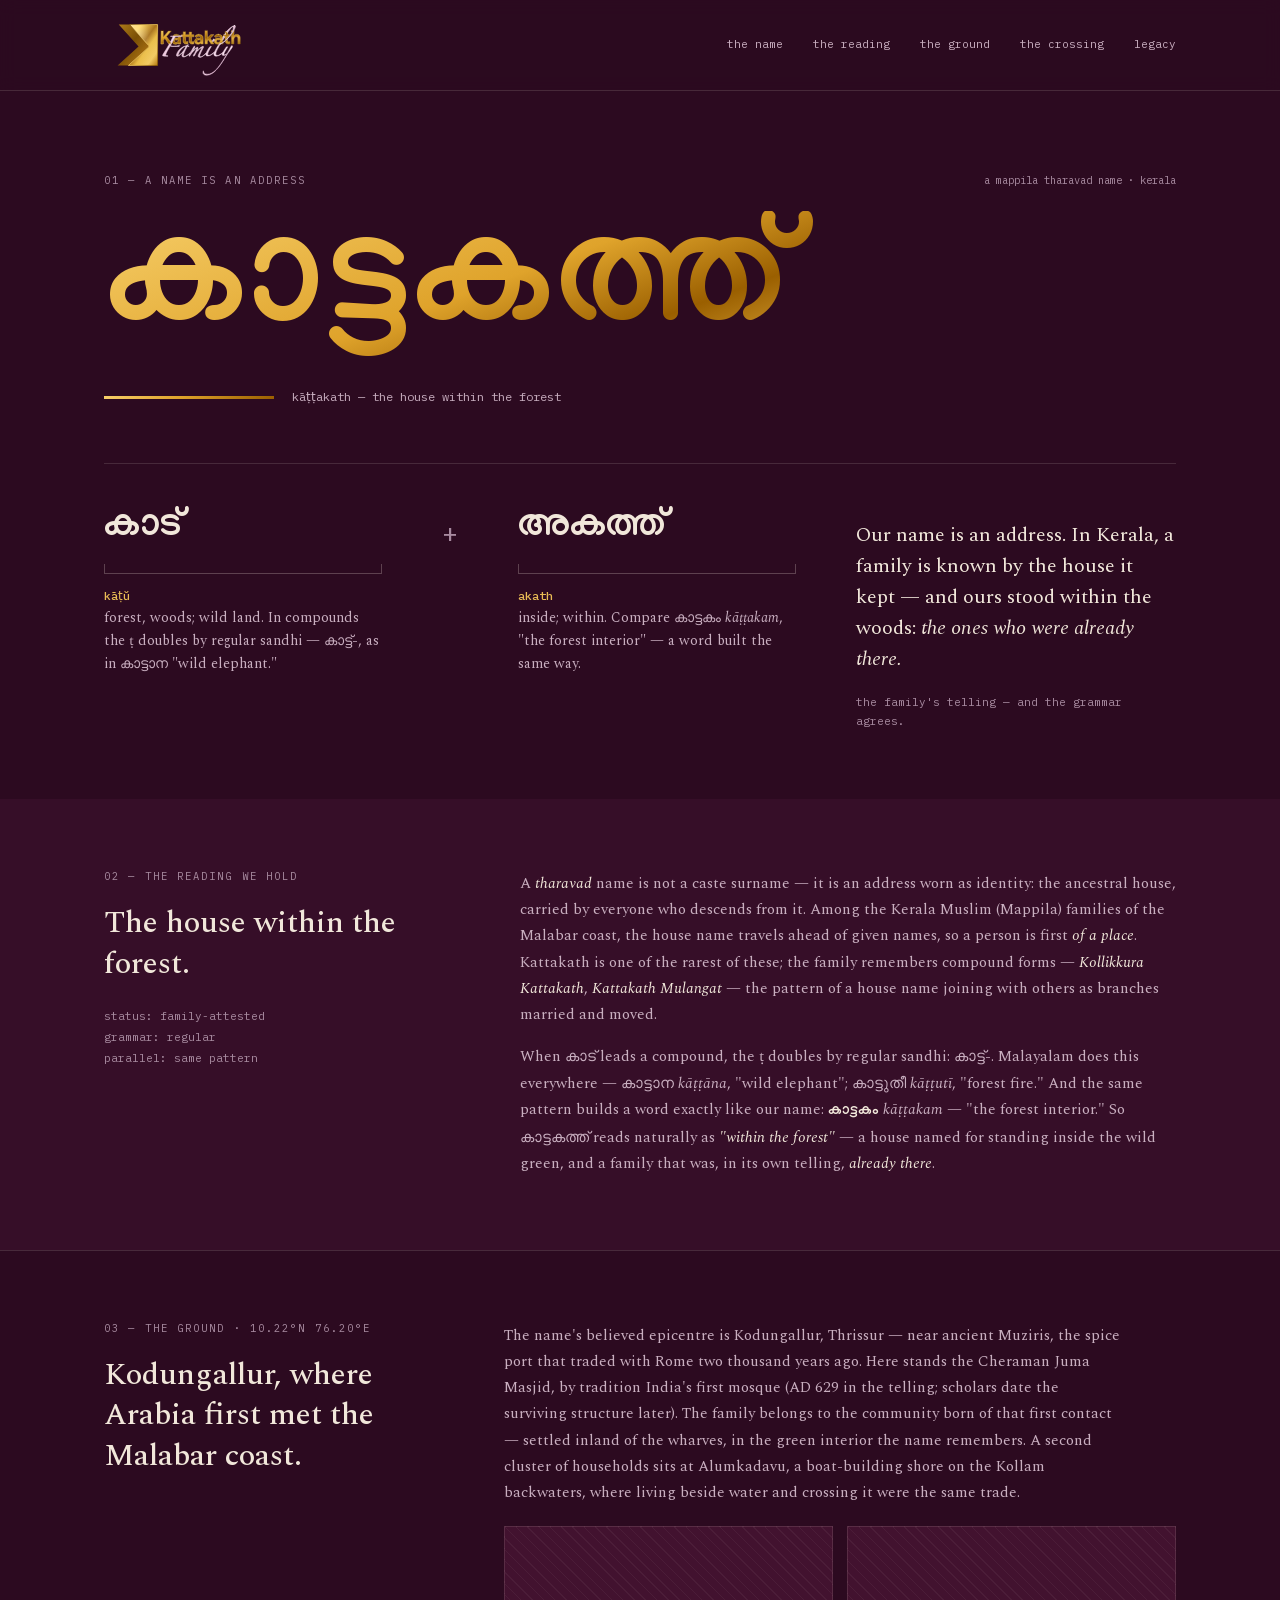
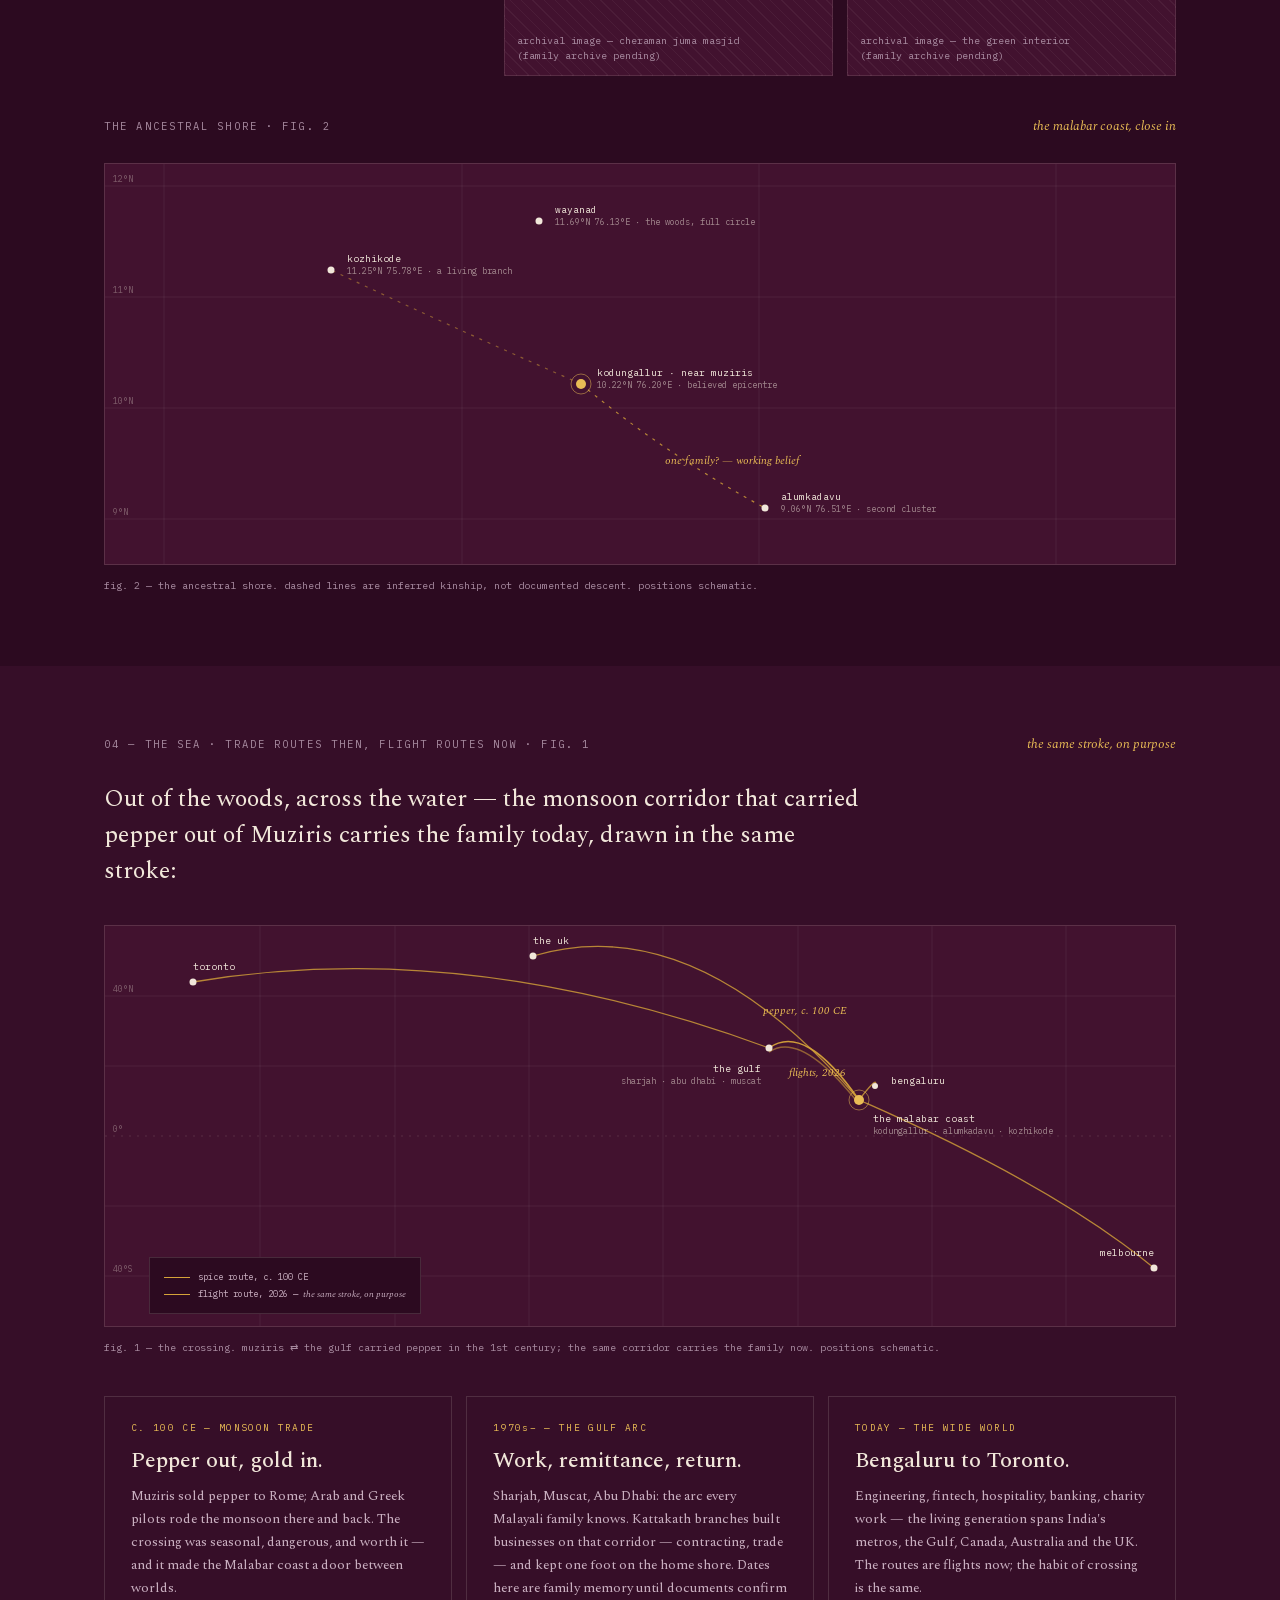
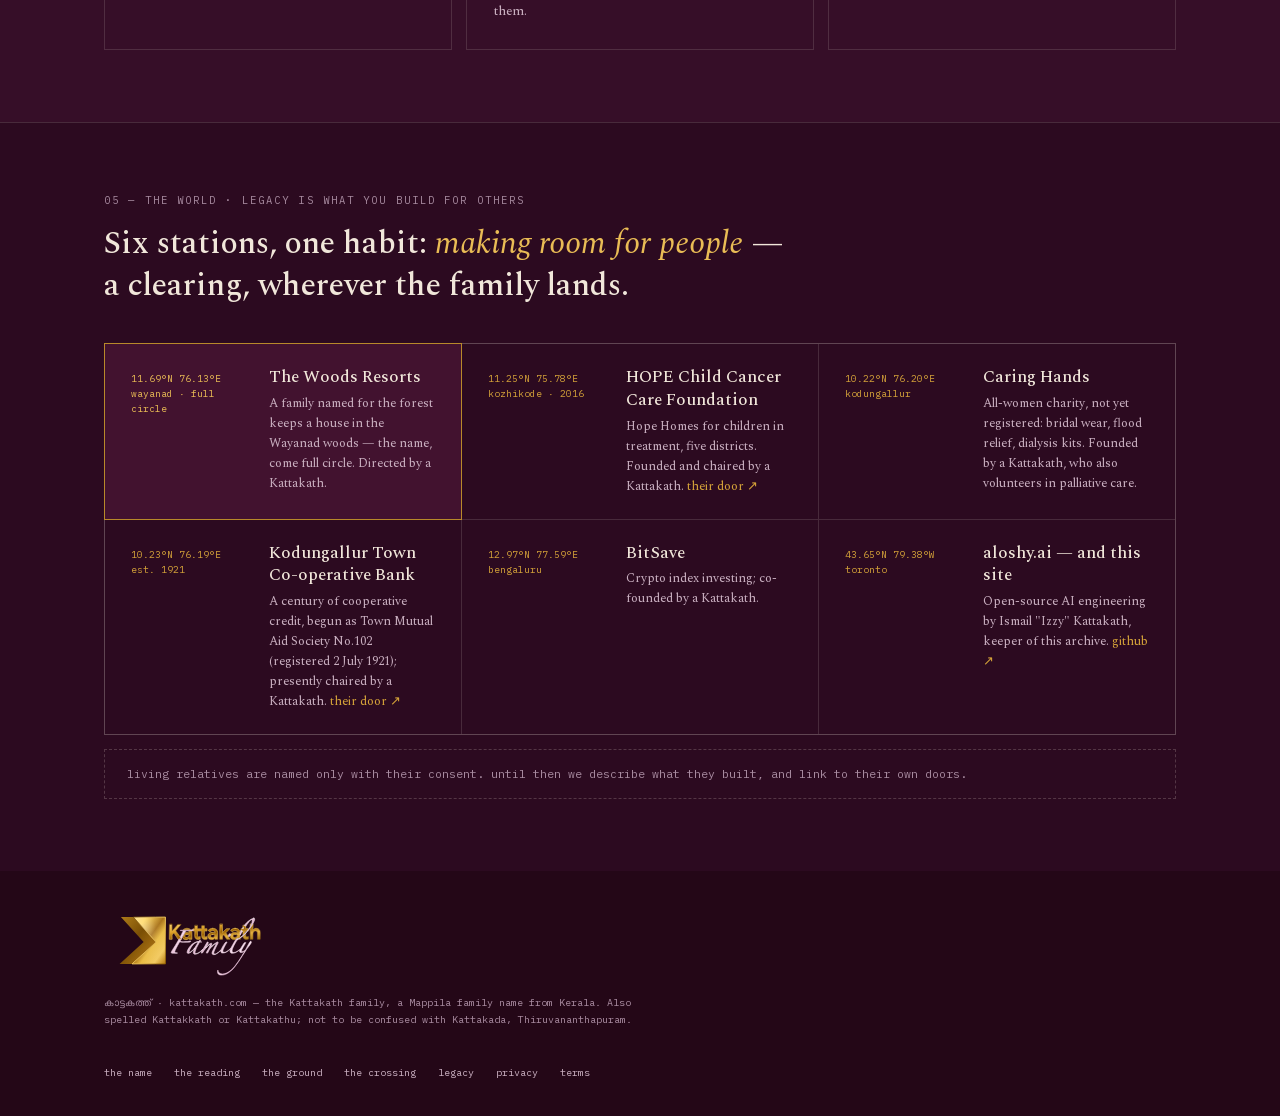
<file: index.html>
<!DOCTYPE html><html lang="en"><head><meta charSet="utf-8"/><meta name="viewport" content="width=device-width, initial-scale=1"/><title>Kattakath Family · കാട്ടകത്ത് — a Mappila family name from Kerala</title><meta name="description" content="Kattakath (കാട്ടകത്ത്) is a Mappila family name from Kerala. The family's story, its people, and an open door for everyone who carries it."/><meta property="og:title" content="Kattakath Family"/><meta property="og:description" content="Kattakath (കാട്ടകത്ത്) is a Mappila family name from Kerala. The family's story, its people, and an open door for everyone who carries it."/><meta property="og:image" content="https://kattakath.com/assets/og-card.png"/><meta name="twitter:card" content="summary_large_image"/><meta name="twitter:title" content="Kattakath Family"/><meta name="twitter:description" content="Kattakath (കാട്ടകത്ത്) is a Mappila family name from Kerala. The family's story, its people, and an open door for everyone who carries it."/><meta name="twitter:image" content="https://kattakath.com/assets/og-card.png"/><link rel="icon" type="image/png" href="/favicon-96x96.png" sizes="96x96"/><link rel="icon" type="image/svg+xml" href="/favicon.svg"/><link rel="shortcut icon" href="/favicon.ico"/><link rel="apple-touch-icon" sizes="180x180" href="/apple-touch-icon.png"/><link rel="manifest" href="/site.webmanifest"/><link rel="canonical" href="https://kattakath.com/"/><meta name="theme-color" content="#2c0a20"/><meta property="og:type" content="website"/><meta property="og:url" content="https://kattakath.com/"/><meta property="og:site_name" content="Kattakath Family"/><meta property="og:locale" content="en_US"/><meta property="og:image:width" content="1200"/><meta property="og:image:height" content="630"/><meta property="og:image:alt" content="Kattakath Family — കാട്ടകത്ത്"/><script type="application/ld+json">{"@context":"https://schema.org","@type":"WebSite","name":"Kattakath Family","alternateName":["Kattakath","കാട്ടകത്ത്"],"url":"https://kattakath.com/","inLanguage":"en"}</script><style>@font-face{font-family:'IBM Plex Mono';font-style:normal;font-weight:400;font-display:swap;src:url([data-uri]) format('woff2');unicode-range:U+0100-02BA,U+02BD-02C5,U+02C7-02CC,U+02CE-02D7,U+02DD-02FF,U+0304,U+0308,U+0329,U+1D00-1DBF,U+1E00-1E9F,U+1EF2-1EFF,U+2020,U+20A0-20AB,U+20AD-20C0,U+2113,U+2C60-2C7F,U+A720-A7FF}@font-face{font-family:'IBM Plex Mono';font-style:normal;font-weight:400;font-display:swap;src:url([data-uri]) format('woff2');unicode-range:U+0000-00FF,U+0131,U+0152-0153,U+02BB-02BC,U+02C6,U+02DA,U+02DC,U+0304,U+0308,U+0329,U+2000-206F,U+20AC,U+2122,U+2191,U+2193,U+2212,U+2215,U+FEFF,U+FFFD}@font-face{font-family:'IBM Plex Mono';font-style:normal;font-weight:500;font-display:swap;src:url([data-uri]) format('woff2');unicode-range:U+0100-02BA,U+02BD-02C5,U+02C7-02CC,U+02CE-02D7,U+02DD-02FF,U+0304,U+0308,U+0329,U+1D00-1DBF,U+1E00-1E9F,U+1EF2-1EFF,U+2020,U+20A0-20AB,U+20AD-20C0,U+2113,U+2C60-2C7F,U+A720-A7FF}@font-face{font-family:'IBM Plex Mono';font-style:normal;font-weight:500;font-display:swap;src:url([data-uri]) format('woff2');unicode-range:U+0000-00FF,U+0131,U+0152-0153,U+02BB-02BC,U+02C6,U+02DA,U+02DC,U+0304,U+0308,U+0329,U+2000-206F,U+20AC,U+2122,U+2191,U+2193,U+2212,U+2215,U+FEFF,U+FFFD}@font-face{font-family:'Manjari';font-style:normal;font-weight:700;font-display:swap;src:url([data-uri]) format('woff2');unicode-range:U+0307,U+0323,U+0951-0952,U+0964-0965,U+0D00-0D7F,U+1CDA,U+1CF2,U+200C-200D,U+20B9,U+25CC,U+A830-A832}@font-face{font-family:'Manjari';font-style:normal;font-weight:700;font-display:swap;src:url([data-uri]) format('woff2');unicode-range:U+0100-02BA,U+02BD-02C5,U+02C7-02CC,U+02CE-02D7,U+02DD-02FF,U+0304,U+0308,U+0329,U+1D00-1DBF,U+1E00-1E9F,U+1EF2-1EFF,U+2020,U+20A0-20AB,U+20AD-20C0,U+2113,U+2C60-2C7F,U+A720-A7FF}@font-face{font-family:'Manjari';font-style:normal;font-weight:700;font-display:swap;src:url([data-uri]) format('woff2');unicode-range:U+0000-00FF,U+0131,U+0152-0153,U+02BB-02BC,U+02C6,U+02DA,U+02DC,U+0304,U+0308,U+0329,U+2000-206F,U+20AC,U+2122,U+2191,U+2193,U+2212,U+2215,U+FEFF,U+FFFD}@font-face{font-family:'Spectral';font-style:italic;font-weight:400;font-display:swap;src:url([data-uri]) format('woff2');unicode-range:U+0100-02BA,U+02BD-02C5,U+02C7-02CC,U+02CE-02D7,U+02DD-02FF,U+0304,U+0308,U+0329,U+1D00-1DBF,U+1E00-1E9F,U+1EF2-1EFF,U+2020,U+20A0-20AB,U+20AD-20C0,U+2113,U+2C60-2C7F,U+A720-A7FF}@font-face{font-family:'Spectral';font-style:italic;font-weight:400;font-display:swap;src:url([data-uri]) format('woff2');unicode-range:U+0000-00FF,U+0131,U+0152-0153,U+02BB-02BC,U+02C6,U+02DA,U+02DC,U+0304,U+0308,U+0329,U+2000-206F,U+20AC,U+2122,U+2191,U+2193,U+2212,U+2215,U+FEFF,U+FFFD}@font-face{font-family:'Spectral';font-style:normal;font-weight:400;font-display:swap;src:url([data-uri]) format('woff2');unicode-range:U+0100-02BA,U+02BD-02C5,U+02C7-02CC,U+02CE-02D7,U+02DD-02FF,U+0304,U+0308,U+0329,U+1D00-1DBF,U+1E00-1E9F,U+1EF2-1EFF,U+2020,U+20A0-20AB,U+20AD-20C0,U+2113,U+2C60-2C7F,U+A720-A7FF}@font-face{font-family:'Spectral';font-style:normal;font-weight:400;font-display:swap;src:url([data-uri]) format('woff2');unicode-range:U+0000-00FF,U+0131,U+0152-0153,U+02BB-02BC,U+02C6,U+02DA,U+02DC,U+0304,U+0308,U+0329,U+2000-206F,U+20AC,U+2122,U+2191,U+2193,U+2212,U+2215,U+FEFF,U+FFFD}@font-face{font-family:'Spectral';font-style:normal;font-weight:500;font-display:swap;src:url([data-uri]) format('woff2');unicode-range:U+0100-02BA,U+02BD-02C5,U+02C7-02CC,U+02CE-02D7,U+02DD-02FF,U+0304,U+0308,U+0329,U+1D00-1DBF,U+1E00-1E9F,U+1EF2-1EFF,U+2020,U+20A0-20AB,U+20AD-20C0,U+2113,U+2C60-2C7F,U+A720-A7FF}@font-face{font-family:'Spectral';font-style:normal;font-weight:500;font-display:swap;src:url([data-uri]) format('woff2');unicode-range:U+0000-00FF,U+0131,U+0152-0153,U+02BB-02BC,U+02C6,U+02DA,U+02DC,U+0304,U+0308,U+0329,U+2000-206F,U+20AC,U+2122,U+2191,U+2193,U+2212,U+2215,U+FEFF,U+FFFD}:root{--ground:#2c0a20;--band:#360e28;--panel:#42122f;--footer:#240717;--ivory:#f1e7da;--body:#c9afc0;--muted:#a88ba0;--hairline:hsla(34,45%,90%,.14);--hairline-faint:hsla(34,45%,90%,.07);--hairline-dash:hsla(34,45%,90%,.25);--gold:#d5a339;--gold-bright:#e9bc55;--gold-flat:#b8892a;--grad-hero:linear-gradient(160deg,#f7cf6a,#dfa32b 38%,#9a5f00 55%,#e6b03f 72%,#a87a1e);--grad-gold:linear-gradient(135deg,#f7cf6a,#dfa32b 45%,#9a5f00);--font-serif:"Spectral",serif;--font-mono:"IBM Plex Mono",monospace;--font-ml:"Manjari",sans-serif;--pad-x:clamp(20px,5vw,64px);--pad-section:clamp(36px,6vw,72px)}*{box-sizing:border-box}h1,h2,h3{margin:0}ul.nav-links,ul.footer-links{list-style:none;margin:0;padding:0}body,html{margin:0}html{scroll-behavior:smooth}.chapter{scroll-margin-top:88px}body{background:var(--ground);color:var(--ivory);font-family:var(--font-serif);-webkit-font-smoothing:antialiased}a{color:var(--gold)}a:hover{color:var(--gold-bright)}.wrap{max-width:1200px;margin:0 auto;padding-left:var(--pad-x);padding-right:var(--pad-x)}.section{padding-top:var(--pad-section);padding-bottom:var(--pad-section)}.hairline-top{border-top:1px solid var(--hairline)}.band{background:var(--band)}.eyebrow{font:400 10.5px/1 var(--font-mono);letter-spacing:.2em;color:var(--muted);text-transform:uppercase}.mono{font-family:var(--font-mono)}.caption{font:400 10px/1.7 var(--font-mono);color:var(--muted)}.nav{position:-webkit-sticky;position:sticky;top:0;z-index:30;background:rgba(44,10,32,.9);backdrop-filter:blur(9px);-webkit-backdrop-filter:blur(9px);border-bottom:1px solid var(--hairline)}.nav-inner{gap:14px;justify-content:space-between;align-items:center;padding-top:14px;padding-bottom:14px}.nav-inner,.nav-links{display:flex;flex-wrap:wrap}.nav-links{gap:16px 30px;font:400 11px/1 var(--font-mono)}.nav-links a{color:var(--body);text-decoration:none}.nav-links a:hover{color:var(--ivory)}.nav-links a.active{color:var(--ivory);border-bottom:1px solid var(--gold);padding-bottom:3px}.footer{background:var(--footer)}.footer-inner{padding-top:34px;padding-bottom:38px;display:flex;flex-wrap:wrap;gap:40px;justify-content:space-between;align-items:center}.footer-links{display:flex;flex-wrap:wrap;gap:16px 22px;font:400 10px/1 var(--font-mono);flex:0 1 auto;min-width:0}.footer-links a{color:var(--body);text-decoration:none}.footer-links a:hover{color:var(--ivory)}.cta-box{border:1px solid var(--gold-flat);background:rgba(184,137,42,.06);padding:44px 48px;display:flex;flex-wrap:wrap;gap:32px;justify-content:space-between;align-items:center}.btn-gold{display:inline-block;background:var(--grad-gold);color:var(--ground);font:600 13px/1 var(--font-mono);padding:16px 26px;text-decoration:none}.btn-gold:hover{color:var(--ground);filter:brightness(1.06)}.placeholder{flex:1 1;height:150px;border:1px solid hsla(34,45%,90%,.12);display:flex;align-items:flex-end;padding:12px;background:repeating-linear-gradient(45deg,hsla(34,45%,90%,.05) 0 1px,transparent 1px 8px),var(--panel)}.placeholder span{font:400 10px/1.5 var(--font-mono);color:var(--muted)}.dashed-note{border:1px dashed hsla(34,45%,90%,.2);padding:14px 22px;font:400 11.5px/1.7 var(--font-mono);color:var(--muted)}.station-grid{display:grid;grid-template-columns:repeat(auto-fit,minmax(340px,1fr));grid-gap:1px;gap:1px;background:var(--hairline);border:1px solid var(--hairline)}.station{background:var(--ground);padding:22px 26px;display:flex;gap:18px;align-items:baseline}.station.highlight{background:var(--panel);border:1px solid var(--gold-flat);margin:-1px;position:relative;z-index:1}.station .coord{font:400 9.5px/1.6 var(--font-mono);color:var(--gold);width:120px;flex:none}.station.highlight .coord{color:var(--gold-bright)}.station h3{font:500 17px/1.35 var(--font-serif);color:var(--ivory);margin:0}.station p{font:400 12.5px/1.6 var(--font-serif);color:var(--body);margin:5px 0 0}.station a{text-decoration:none}@keyframes kSettle{0%{opacity:0;transform:translateY(18px)}to{opacity:1;transform:none}}@keyframes kDraw{0%{transform:scaleX(0)}to{transform:scaleX(1)}}.anim-settle{animation:kSettle .9s cubic-bezier(.22,.61,.36,1) both}.anim-rule{transform-origin:left;animation:kDraw .7s cubic-bezier(.22,.61,.36,1) .45s both}.anim-tag{animation:kSettle .7s cubic-bezier(.22,.61,.36,1) .55s both}.anim-dissect{animation:kSettle .8s cubic-bezier(.22,.61,.36,1) .7s both}@media (prefers-reduced-motion:reduce){*{animation:none!important}html{scroll-behavior:auto}}.chart-frame{border:1px solid var(--hairline);background:var(--panel);position:relative}.chart-frame svg{display:block;width:100%;height:auto}.chart-legend{position:absolute;left:44px;bottom:12px;background:var(--ground);border:1px solid var(--hairline);padding:10px 14px}.chart-legend .line{font:400 9px/1.9 var(--font-mono);color:var(--body)}.legend-swatch{display:inline-block;width:26px;height:0;border-top:1.6px solid var(--gold);vertical-align:middle;margin-right:8px}.ledger-row{display:flex;flex-wrap:wrap;gap:8px 24px;justify-content:space-between;align-items:baseline;padding:17px 0;border-top:1px solid var(--hairline)}.field label{display:block;font:400 10.5px/1 var(--font-mono);letter-spacing:.14em;color:var(--muted);text-transform:uppercase;margin-bottom:9px}.field input,.field textarea{width:100%;background:var(--panel);border:1px solid var(--hairline);color:var(--ivory);font:400 14px/1.6 var(--font-serif);padding:12px 14px}.field input::placeholder,.field textarea::placeholder{color:#8f7386}.field input:focus,.field textarea:focus{outline:none;border-color:var(--gold-flat)}</style></head><body><nav class="nav"><div class="wrap nav-inner"><a href="#name" style="display:flex;align-items:center"><img src="[data-uri]" alt="Kattakath Family" style="width:150px;display:block"/></a><ul class="nav-links"><li><a href="#name">the name</a></li>
<li><a href="#reading">the reading</a></li>
<li><a href="#ground">the ground</a></li>
<li><a href="#crossing">the crossing</a></li>
<li><a href="#legacy">legacy</a></li></ul></div></nav><div id="name" class="chapter wrap" style="padding-top:clamp(44px,8vw,84px)"><div style="display:flex;justify-content:space-between;align-items:baseline"><div class="eyebrow">01 — A NAME IS AN ADDRESS</div><div style="font:400 10.5px/1 var(--font-mono);color:var(--muted)">a mappila tharavad name · kerala</div></div><h1 lang="ml" class="anim-settle" style="font:700 clamp(72px,12vw,158px)/1.12 var(--font-ml);letter-spacing:-.005em;margin:26px 0 0;background:var(--grad-hero);-webkit-background-clip:text;background-clip:text;color:transparent">കാട്ടകത്ത്</h1><div style="display:flex;gap:18px;align-items:center;margin:8px 0 0"><div class="anim-rule" style="height:3px;width:170px;background:var(--grad-gold)"></div><div class="anim-tag" style="font:400 12px/1 var(--font-mono);color:var(--body)">kāṭṭakath — the house within the forest</div></div><div class="anim-dissect" style="display:flex;flex-wrap:wrap;gap:60px;margin:60px 0 0;padding:44px 0 68px;border-top:1px solid var(--hairline)"><div style="flex:1 1 260px;max-width:300px"><div style="font:700 40px/1.1 var(--font-ml);color:var(--ivory)" lang="ml">കാട്</div><div style="height:10px;border:1px solid var(--hairline-dash);border-top:none;margin:12px 0"></div><div style="font:500 11.5px/1.7 var(--font-mono);color:var(--gold-bright)">kāṭŭ</div><div style="font:400 14px/1.65 var(--font-serif);color:var(--body)">forest, woods; wild land. In compounds the ṭ doubles by regular sandhi — കാട്ട്-, as in കാട്ടാന &quot;wild elephant.&quot;</div></div><div style="font:400 26px/1 var(--font-mono);color:var(--muted);padding-top:12px">+</div><div style="flex:1 1 260px;max-width:300px"><div style="font:700 40px/1.1 var(--font-ml);color:var(--ivory)" lang="ml">അകത്ത്</div><div style="height:10px;border:1px solid var(--hairline-dash);border-top:none;margin:12px 0"></div><div style="font:500 11.5px/1.7 var(--font-mono);color:var(--gold-bright)">akath</div><div style="font:400 14px/1.65 var(--font-serif);color:var(--body)">inside; within. Compare കാട്ടകം <em>kāṭṭakam</em>, &quot;the forest interior&quot; — a word built the same way.</div></div><div style="flex:1;min-width:min(320px,100%);padding-top:12px"><div style="font:400 20px/1.55 var(--font-serif);color:var(--ivory);max-width:430px">Our name is an address. In Kerala, a family is known by the house it kept — and ours stood within the woods: <em>the ones who were already there.</em></div><div style="font:400 11px/1.7 var(--font-mono);color:var(--muted);margin-top:18px;max-width:430px">the family&#x27;s telling — and the grammar agrees.</div></div></div></div><div id="reading" class="chapter band"><div class="wrap section" style="display:flex;flex-wrap:wrap;gap:56px;align-items:flex-start"><div style="flex:1 1 300px;max-width:360px"><div class="eyebrow" style="margin-bottom:22px">02 — THE READING WE HOLD</div><h2 style="font:500 31px/1.3 var(--font-serif);color:var(--ivory)">The house within the forest.</h2><div style="font:400 11px/1.9 var(--font-mono);color:var(--muted);margin-top:22px">status: family-attested<br/>grammar: regular<br/>parallel: same pattern</div></div><div style="flex:1;min-width:min(420px,100%)"><div style="font:400 15px/1.75 var(--font-serif);color:var(--body);margin-top:0">A <em style="color:var(--ivory)">tharavad</em> name is not a caste surname — it is an address worn as identity: the ancestral house, carried by everyone who descends from it. Among the Kerala Muslim (Mappila) families of the Malabar coast, the house name travels ahead of given names, so a person is first <em style="color:var(--ivory)">of a place</em>. Kattakath is one of the rarest of these; the family remembers compound forms — <em style="color:var(--ivory)">Kollikkura Kattakath</em>, <em style="color:var(--ivory)">Kattakath Mulangat</em> — the pattern of a house name joining with others as branches married and moved.</div><div style="font:400 15px/1.75 var(--font-serif);color:var(--body);margin-top:16px">When കാട് leads a compound, the ṭ doubles by regular sandhi: കാട്ട്-. Malayalam does this everywhere — കാട്ടാന <em>kāṭṭāna</em>, &quot;wild elephant&quot;; കാട്ടുതീ<!-- --> <em>kāṭṭutī</em>, &quot;forest fire.&quot; And the same pattern builds a word exactly like our name:<!-- --> <span style="font-family:var(--font-ml);font-weight:700;color:var(--ivory)" lang="ml">കാട്ടകം</span> <em>kāṭṭakam</em> — &quot;the forest interior.&quot; So കാട്ടകത്ത് reads naturally as<!-- --> <em style="color:var(--ivory)">&quot;within the forest&quot;</em> — a house named for standing inside the wild green, and a family that was, in its own telling, <em style="color:var(--ivory)">already there</em>.</div></div></div></div><div id="ground" class="chapter hairline-top"><div class="wrap section"><div style="display:flex;flex-wrap:wrap;gap:60px;margin-bottom:44px"><div style="flex:1 1 300px;max-width:340px"><div class="eyebrow" style="margin-bottom:22px">03 — THE GROUND · 10.22°N 76.20°E</div><h2 style="font:500 31px/1.3 var(--font-serif);color:var(--ivory)">Kodungallur, where Arabia first met the Malabar coast.</h2></div><div style="flex:1;min-width:min(420px,100%);display:flex;flex-direction:column;gap:20px"><div style="font:400 15px/1.75 var(--font-serif);color:var(--body);max-width:620px">The name&#x27;s believed epicentre is Kodungallur, Thrissur — near ancient Muziris, the spice port that traded with Rome two thousand years ago. Here stands the Cheraman Juma Masjid, by tradition India&#x27;s first mosque (AD 629 in the telling; scholars date the surviving structure later). The family belongs to the community born of that first contact — settled inland of the wharves, in the green interior the name remembers. A second cluster of households sits at Alumkadavu, a boat-building shore on the Kollam backwaters, where living beside water and crossing it were the same trade.</div><div style="display:flex;gap:14px"><div class="placeholder"><span>archival image — cheraman juma masjid<br/>(family archive pending)</span></div><div class="placeholder"><span>archival image — the green interior<br/>(family archive pending)</span></div></div></div></div><div style="display:flex;justify-content:space-between;align-items:baseline;margin-bottom:30px"><div class="eyebrow">THE ANCESTRAL SHORE · FIG. 2</div><div style="font:400 13px/1 var(--font-serif);font-style:italic;color:var(--gold-bright)">the malabar coast, close in</div></div><div><div class="chart-frame"><div><svg viewBox="0 0 1070 400" style="display:block;width:100%;height:auto"><line x1="0" y1="22" x2="1070" y2="22" stroke="rgba(241,231,218,.07)" stroke-width="1"></line><line x1="0" y1="133" x2="1070" y2="133" stroke="rgba(241,231,218,.07)" stroke-width="1"></line><line x1="0" y1="244" x2="1070" y2="244" stroke="rgba(241,231,218,.07)" stroke-width="1"></line><line x1="0" y1="355" x2="1070" y2="355" stroke="rgba(241,231,218,.07)" stroke-width="1"></line><line x1="59" y1="0" x2="59" y2="400" stroke="rgba(241,231,218,.07)" stroke-width="1"></line><line x1="357" y1="0" x2="357" y2="400" stroke="rgba(241,231,218,.07)" stroke-width="1"></line><line x1="654" y1="0" x2="654" y2="400" stroke="rgba(241,231,218,.07)" stroke-width="1"></line><line x1="951" y1="0" x2="951" y2="400" stroke="rgba(241,231,218,.07)" stroke-width="1"></line><text x="8" y="18" font-family="IBM Plex Mono,monospace" font-size="8.5" fill="rgba(241,231,218,.35)">12°N</text><text x="8" y="129" font-family="IBM Plex Mono,monospace" font-size="8.5" fill="rgba(241,231,218,.35)">11°N</text><text x="8" y="240" font-family="IBM Plex Mono,monospace" font-size="8.5" fill="rgba(241,231,218,.35)">10°N</text><text x="8" y="351" font-family="IBM Plex Mono,monospace" font-size="8.5" fill="rgba(241,231,218,.35)">9°N</text><path d="M 476 220 Q 560 290 660 344" fill="none" stroke="#D5A339" stroke-width="1.2" stroke-dasharray="3 6" opacity=".8"></path><path d="M 476 220 Q 340 160 226 106" fill="none" stroke="#D5A339" stroke-width="1.2" stroke-dasharray="3 6" opacity=".5"></path><circle cx="476" cy="220" r="5" fill="#E9BC55"></circle><circle cx="476" cy="220" r="10" fill="none" stroke="#E9BC55" stroke-width="1" opacity=".5"></circle><circle cx="660" cy="344" r="3.5" fill="#F1E7DA"></circle><circle cx="226" cy="106" r="3.5" fill="#F1E7DA"></circle><circle cx="434" cy="57" r="3.5" fill="#F1E7DA"></circle><text x="492" y="212" font-family="IBM Plex Mono,monospace" font-size="9.5" fill="#F1E7DA">kodungallur · near muziris</text><text x="492" y="224" font-family="IBM Plex Mono,monospace" font-size="8.5" fill="rgba(241,231,218,.55)">10.22°N 76.20°E · believed epicentre</text><text x="676" y="336" font-family="IBM Plex Mono,monospace" font-size="9.5" fill="#F1E7DA">alumkadavu</text><text x="676" y="348" font-family="IBM Plex Mono,monospace" font-size="8.5" fill="rgba(241,231,218,.55)">9.06°N 76.51°E · second cluster</text><text x="242" y="98" font-family="IBM Plex Mono,monospace" font-size="9.5" fill="#F1E7DA">kozhikode</text><text x="242" y="110" font-family="IBM Plex Mono,monospace" font-size="8.5" fill="rgba(241,231,218,.55)">11.25°N 75.78°E · a living branch</text><text x="450" y="49" font-family="IBM Plex Mono,monospace" font-size="9.5" fill="#F1E7DA">wayanad</text><text x="450" y="61" font-family="IBM Plex Mono,monospace" font-size="8.5" fill="rgba(241,231,218,.55)">11.69°N 76.13°E · the woods, full circle</text><text x="560" y="300" font-family="Spectral,serif" font-size="11" font-style="italic" fill="#E9BC55">one family? — working belief</text></svg></div></div><div class="caption" style="margin-top:12px">fig. 2 — the ancestral shore. dashed lines are inferred kinship, not documented descent. positions schematic.</div></div></div></div><div id="crossing" class="chapter band"><div class="wrap section"><div style="display:flex;justify-content:space-between;align-items:baseline;margin-bottom:30px"><div class="eyebrow">04 — THE SEA · TRADE ROUTES THEN, FLIGHT ROUTES NOW · FIG. 1</div><div style="font:400 13px/1 var(--font-serif);font-style:italic;color:var(--gold-bright)">the same stroke, on purpose</div></div><h2 style="font:400 24px/1.5 var(--font-serif);color:var(--ivory);max-width:760px;margin-bottom:36px">Out of the woods, across the water — the monsoon corridor that carried pepper out of Muziris carries the family today, drawn in the same stroke:</h2><div><div class="chart-frame"><div><svg viewBox="0 0 1070 400" style="display:block;width:100%;height:auto"><line x1="0" y1="70" x2="1070" y2="70" stroke="rgba(241,231,218,.07)" stroke-width="1"></line><line x1="0" y1="140" x2="1070" y2="140" stroke="rgba(241,231,218,.07)" stroke-width="1"></line><line x1="0" y1="210" x2="1070" y2="210" stroke="rgba(241,231,218,.12)" stroke-width="1" stroke-dasharray="2 6"></line><line x1="0" y1="280" x2="1070" y2="280" stroke="rgba(241,231,218,.07)" stroke-width="1"></line><line x1="0" y1="350" x2="1070" y2="350" stroke="rgba(241,231,218,.07)" stroke-width="1"></line><line x1="155" y1="0" x2="155" y2="400" stroke="rgba(241,231,218,.07)" stroke-width="1"></line><line x1="290" y1="0" x2="290" y2="400" stroke="rgba(241,231,218,.07)" stroke-width="1"></line><line x1="424" y1="0" x2="424" y2="400" stroke="rgba(241,231,218,.07)" stroke-width="1"></line><line x1="558" y1="0" x2="558" y2="400" stroke="rgba(241,231,218,.07)" stroke-width="1"></line><line x1="693" y1="0" x2="693" y2="400" stroke="rgba(241,231,218,.07)" stroke-width="1"></line><line x1="827" y1="0" x2="827" y2="400" stroke="rgba(241,231,218,.07)" stroke-width="1"></line><line x1="961" y1="0" x2="961" y2="400" stroke="rgba(241,231,218,.07)" stroke-width="1"></line><text x="8" y="206" font-family="IBM Plex Mono,monospace" font-size="8.5" fill="rgba(241,231,218,.35)">0°</text><text x="8" y="66" font-family="IBM Plex Mono,monospace" font-size="8.5" fill="rgba(241,231,218,.35)">40°N</text><text x="8" y="346" font-family="IBM Plex Mono,monospace" font-size="8.5" fill="rgba(241,231,218,.35)">40°S</text><path d="M 754 174 Q 700 96 664 122" fill="none" stroke="#D5A339" stroke-width="1.6" opacity=".95"></path><path d="M 754 178 Q 696 104 664 126" fill="none" stroke="#D5A339" stroke-width="1.6" opacity=".55"></path><path d="M 664 122 Q 360 10 88 56" fill="none" stroke="#D5A339" stroke-width="1.3" opacity=".8"></path><path d="M 754 174 Q 590 -18 428 30" fill="none" stroke="#D5A339" stroke-width="1.3" opacity=".8"></path><path d="M 754 174 Q 950 260 1049 342" fill="none" stroke="#D5A339" stroke-width="1.3" opacity=".8"></path><path d="M 754 174 Q 774 148 770 160" fill="none" stroke="#D5A339" stroke-width="1.3" opacity=".8"></path><circle cx="754" cy="174" r="5" fill="#E9BC55"></circle><circle cx="754" cy="174" r="10" fill="none" stroke="#E9BC55" stroke-width="1" opacity=".5"></circle><circle cx="664" cy="122" r="3.5" fill="#F1E7DA"></circle><circle cx="88" cy="56" r="3.5" fill="#F1E7DA"></circle><circle cx="428" cy="30" r="3.5" fill="#F1E7DA"></circle><circle cx="770" cy="160" r="3" fill="#F1E7DA"></circle><circle cx="1049" cy="342" r="3.5" fill="#F1E7DA"></circle><text x="768" y="196" font-family="IBM Plex Mono,monospace" font-size="9.5" fill="#F1E7DA">the malabar coast</text><text x="768" y="208" font-family="IBM Plex Mono,monospace" font-size="8.5" fill="rgba(241,231,218,.55)">kodungallur · alumkadavu · kozhikode</text><text x="656" y="146" font-family="IBM Plex Mono,monospace" font-size="9.5" fill="#F1E7DA" text-anchor="end">the gulf</text><text x="656" y="158" font-family="IBM Plex Mono,monospace" font-size="8.5" fill="rgba(241,231,218,.55)" text-anchor="end">sharjah · abu dhabi · muscat</text><text x="88" y="44" font-family="IBM Plex Mono,monospace" font-size="9.5" fill="#F1E7DA">toronto</text><text x="428" y="18" font-family="IBM Plex Mono,monospace" font-size="9.5" fill="#F1E7DA">the uk</text><text x="786" y="158" font-family="IBM Plex Mono,monospace" font-size="9.5" fill="#F1E7DA">bengaluru</text><text x="1049" y="330" font-family="IBM Plex Mono,monospace" font-size="9.5" fill="#F1E7DA" text-anchor="end">melbourne</text><text x="700" y="88" font-family="Spectral,serif" font-size="11" font-style="italic" fill="#E9BC55" text-anchor="middle">pepper, c. 100 CE</text><text x="712" y="150" font-family="Spectral,serif" font-size="11" font-style="italic" fill="#E9BC55" text-anchor="middle">flights, 2026</text></svg></div><div class="chart-legend"><div class="line"><span class="legend-swatch"></span>spice route, c. 100 CE<br/><span class="legend-swatch"></span>flight route, 2026 — <em style="font-family:var(--font-serif)">the same stroke, on purpose</em></div></div></div><div class="caption" style="margin-top:12px">fig. 1 — the crossing. muziris ⇄ the gulf carried pepper in the 1st century; the same corridor carries the family now. positions schematic.</div></div><div style="display:grid;grid-template-columns:repeat(auto-fit,minmax(300px,1fr));gap:14px;margin-top:40px"><div style="border:1px solid var(--hairline);background:var(--band);padding:26px"><div style="font:400 9.5px/1 var(--font-mono);color:var(--gold-bright);letter-spacing:.14em">C. 100 CE — MONSOON TRADE</div><h3 style="font:500 22px/1.3 var(--font-serif);margin:14px 0 10px">Pepper out, gold in.</h3><div style="font:400 13.5px/1.7 var(--font-serif);color:var(--body)">Muziris sold pepper to Rome; Arab and Greek pilots rode the monsoon there and back. The crossing was seasonal, dangerous, and worth it — and it made the Malabar coast a door between worlds.</div></div><div style="border:1px solid var(--hairline);background:var(--band);padding:26px"><div style="font:400 9.5px/1 var(--font-mono);color:var(--gold-bright);letter-spacing:.14em">1970s– — THE GULF ARC</div><h3 style="font:500 22px/1.3 var(--font-serif);margin:14px 0 10px">Work, remittance, return.</h3><div style="font:400 13.5px/1.7 var(--font-serif);color:var(--body)">Sharjah, Muscat, Abu Dhabi: the arc every Malayali family knows. Kattakath branches built businesses on that corridor — contracting, trade — and kept one foot on the home shore. Dates here are family memory until documents confirm them.</div></div><div style="border:1px solid var(--hairline);background:var(--band);padding:26px"><div style="font:400 9.5px/1 var(--font-mono);color:var(--gold-bright);letter-spacing:.14em">TODAY — THE WIDE WORLD</div><h3 style="font:500 22px/1.3 var(--font-serif);margin:14px 0 10px">Bengaluru to Toronto.</h3><div style="font:400 13.5px/1.7 var(--font-serif);color:var(--body)">Engineering, fintech, hospitality, banking, charity work — the living generation spans India&#x27;s metros, the Gulf, Canada, Australia and the UK. The routes are flights now; the habit of crossing is the same.</div></div></div></div></div><div id="legacy" class="chapter hairline-top"><div class="wrap section"><div class="eyebrow" style="margin-bottom:18px">05 — THE WORLD · LEGACY IS WHAT YOU BUILD FOR OTHERS</div><h2 style="font:500 32px/1.3 var(--font-serif);max-width:700px;margin-bottom:36px">Six stations, one habit: <em style="color:var(--gold-bright)">making room for people</em> — a clearing, wherever the family lands.</h2><div class="station-grid"><div class="station highlight"><div class="coord">11.69°N 76.13°E<br/>wayanad · full circle</div><div><h3>The Woods Resorts</h3><p>A family named for the forest keeps a house in the Wayanad woods — the name, come full circle. Directed by a Kattakath.</p></div></div><div class="station"><div class="coord">11.25°N 75.78°E<br/>kozhikode · 2016</div><div><h3>HOPE Child Cancer Care Foundation</h3><p>Hope Homes for children in treatment, five districts. Founded and chaired by a Kattakath.<!-- --> <a href="https://hopechildcancercare.org">their door ↗</a></p></div></div><div class="station"><div class="coord">10.22°N 76.20°E<br/>kodungallur</div><div><h3>Caring Hands</h3><p>All-women charity, not yet registered: bridal wear, flood relief, dialysis kits. Founded by a Kattakath, who also volunteers in palliative care.</p></div></div><div class="station"><div class="coord">10.23°N 76.19°E<br/>est. 1921</div><div><h3>Kodungallur Town Co-operative Bank</h3><p>A century of cooperative credit, begun as Town Mutual Aid Society No.102 (registered 2 July 1921); presently chaired by a Kattakath.<!-- --> <a href="https://ktcbank.com">their door ↗</a></p></div></div><div class="station"><div class="coord">12.97°N 77.59°E<br/>bengaluru</div><div><h3>BitSave</h3><p>Crypto index investing; co-founded by a Kattakath.</p></div></div><div class="station"><div class="coord">43.65°N 79.38°W<br/>toronto</div><div><h3>aloshy.ai — and this site</h3><p>Open-source AI engineering by Ismail &quot;Izzy&quot; Kattakath, keeper of this archive.<!-- --> <a href="https://github.com/ismailkattakath">github ↗</a></p></div></div></div><div class="dashed-note" style="margin-top:14px">living relatives are named only with their consent. until then we describe what they built, and link to their own doors.</div></div></div><footer class="footer"><div class="wrap footer-inner"><div style="display:flex;flex-direction:column;gap:18px;max-width:560px"><img src="[data-uri]" alt="Kattakath Family — gold mark" style="width:172px;display:block"/><div class="caption">കാട്ടകത്ത് · kattakath.com — the Kattakath family, a Mappila family name from Kerala. Also spelled Kattakkath or Kattakathu; not to be confused with Kattakada, Thiruvananthapuram.</div></div><nav aria-label="Footer" style="display:contents"><ul class="footer-links"><li><a href="#name">the name</a></li>
<li><a href="#reading">the reading</a></li>
<li><a href="#ground">the ground</a></li>
<li><a href="#crossing">the crossing</a></li>
<li><a href="#legacy">legacy</a></li>
<li><a href="/privacy-policy/">privacy</a></li>
<li><a href="/terms-of-service/">terms</a></li></ul></nav></div></footer></body></html>
</file>
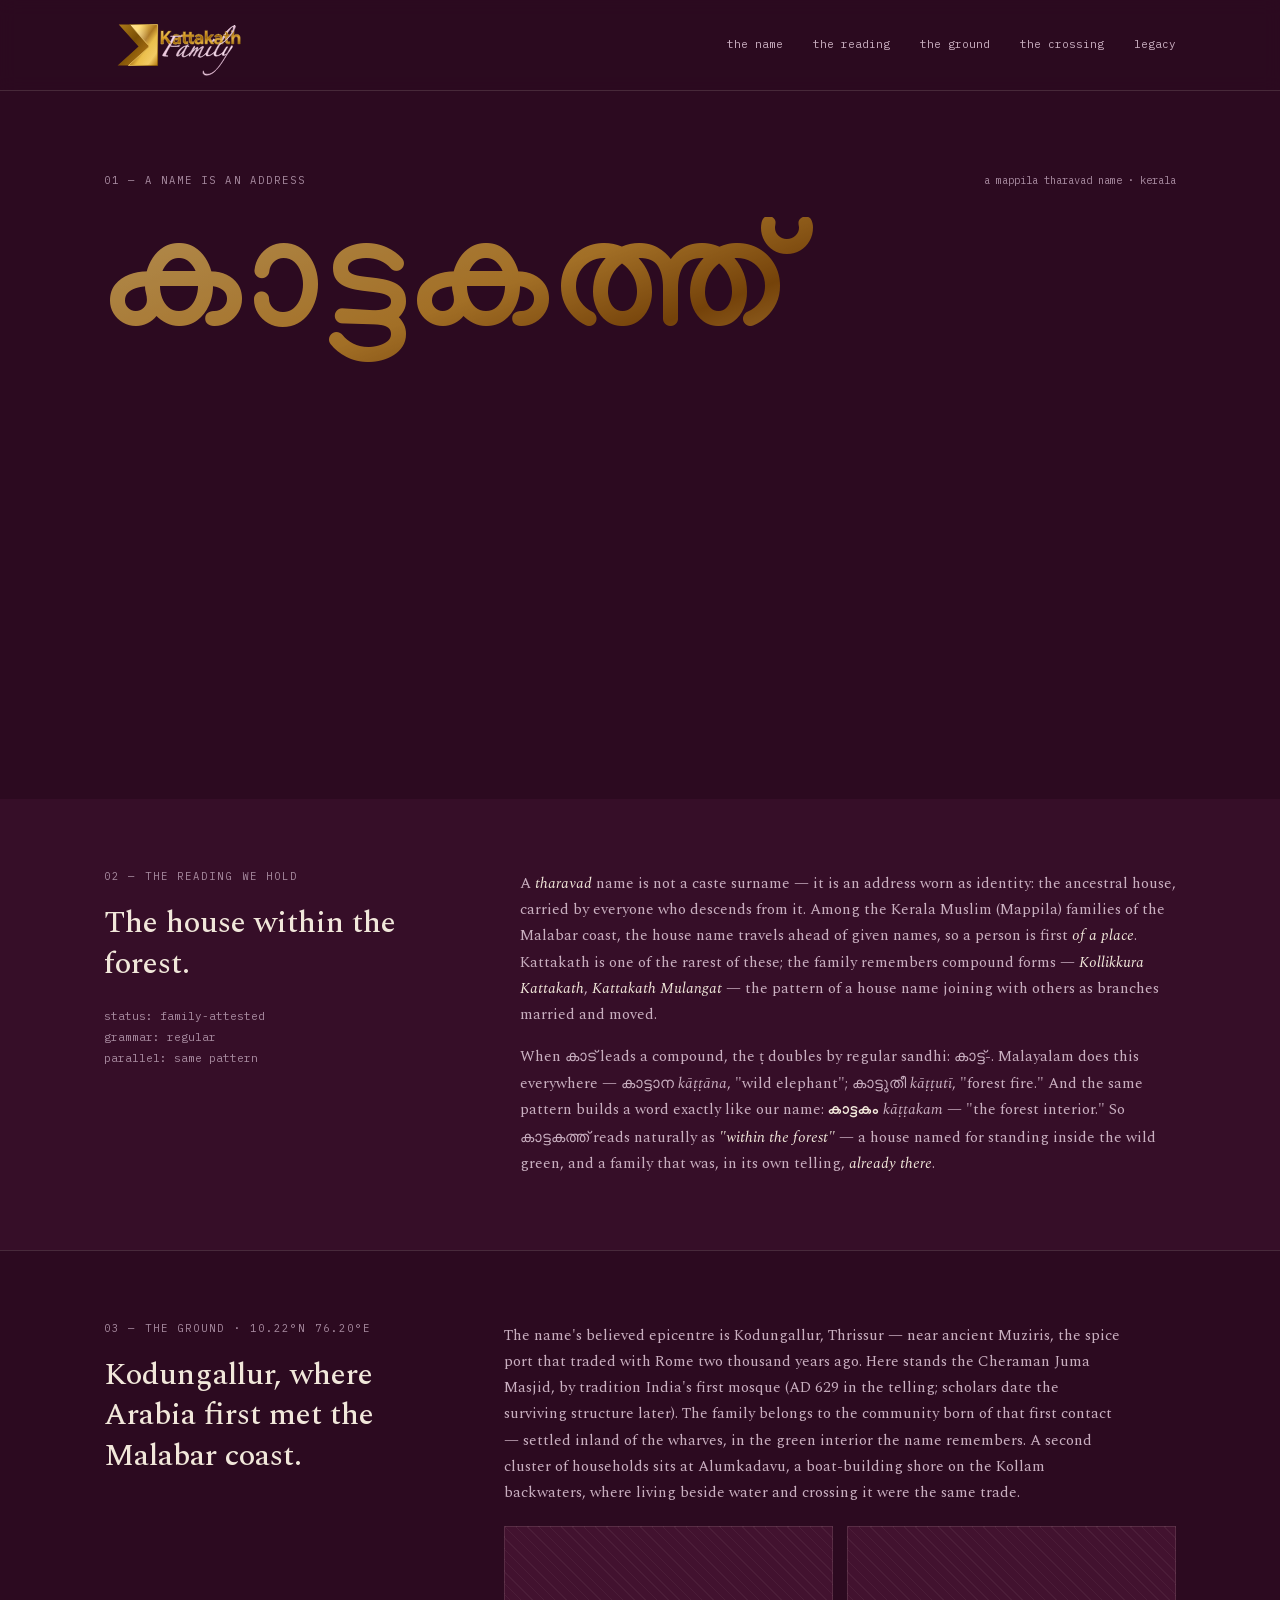
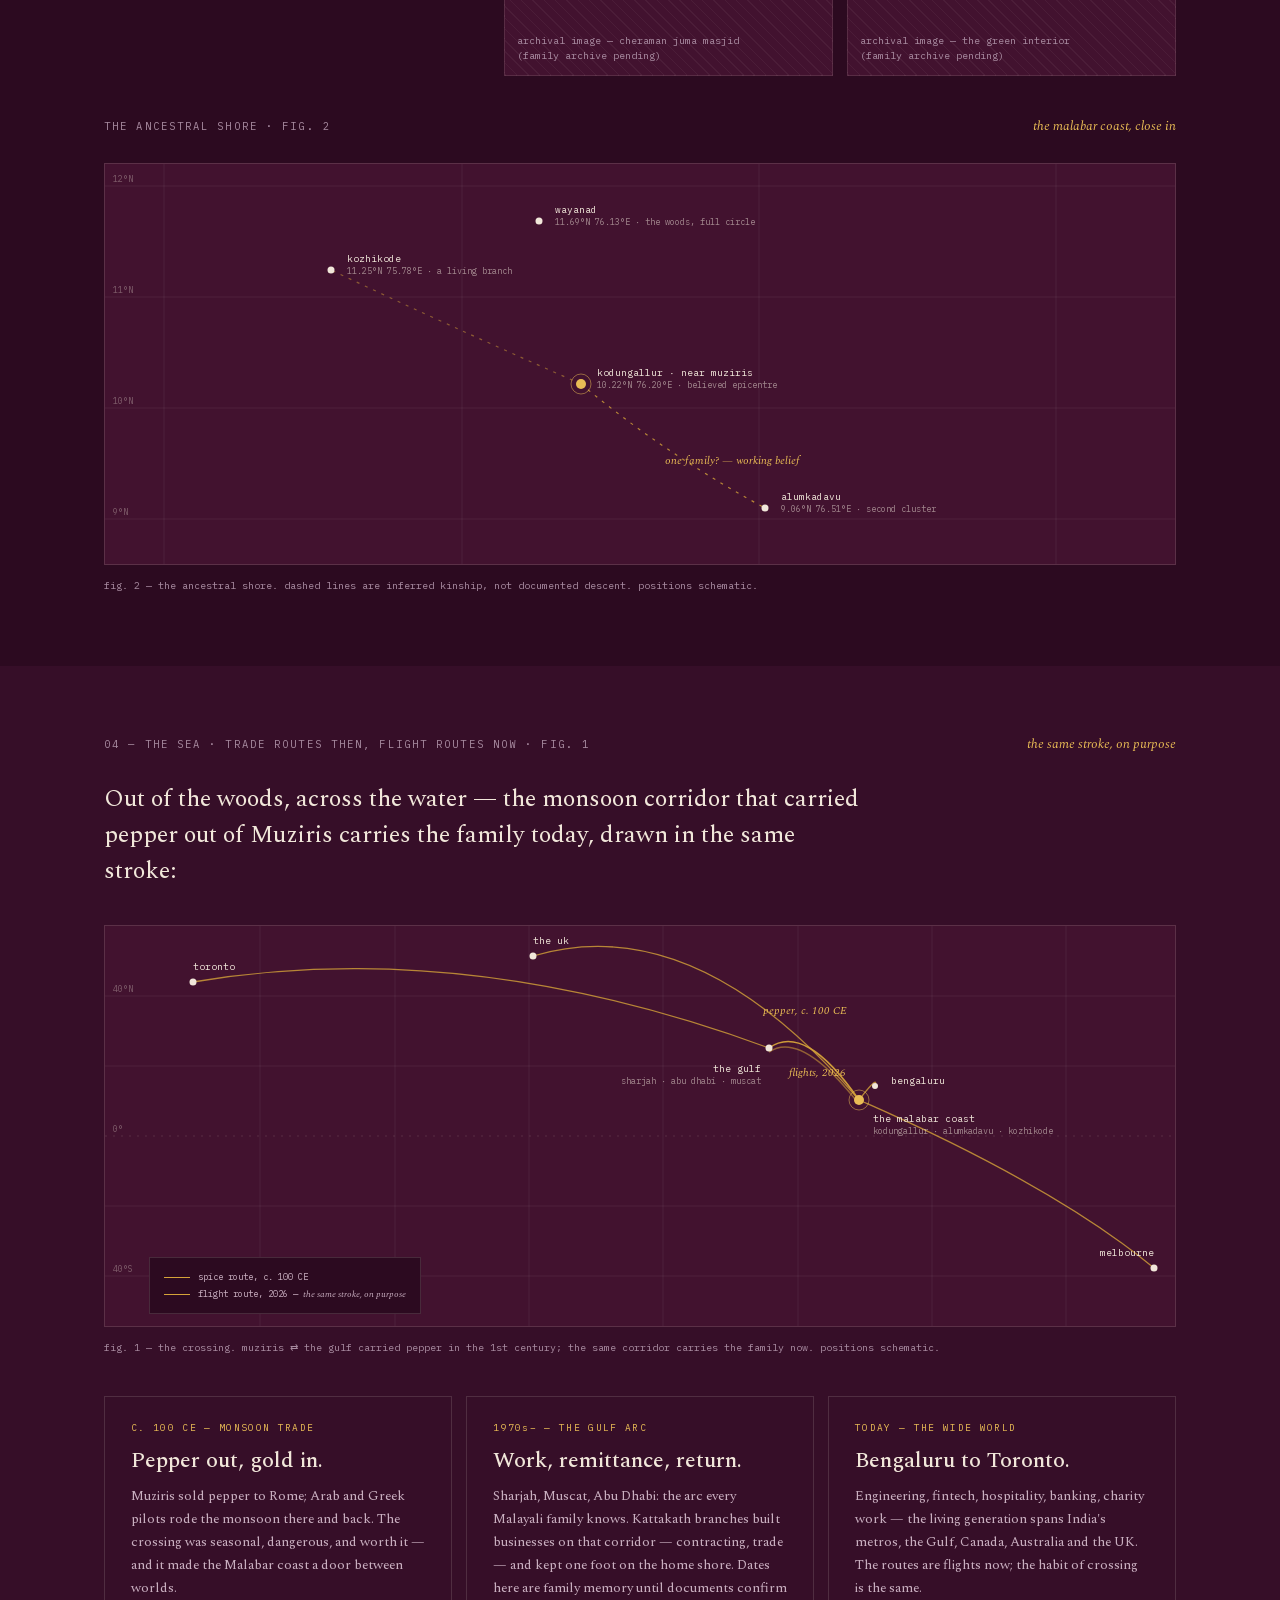
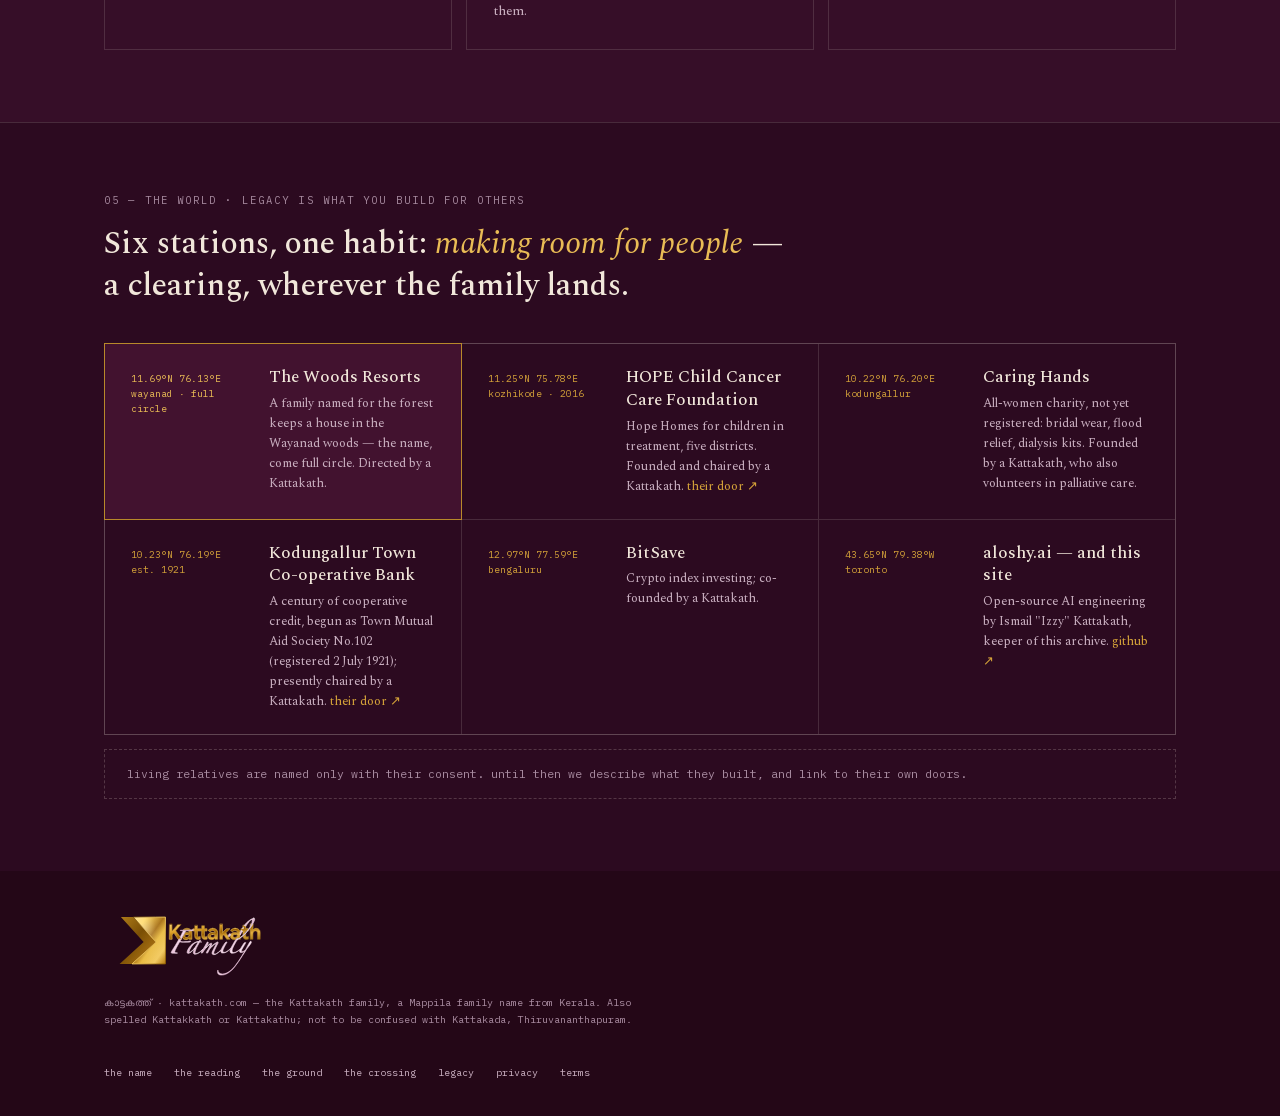
<file: about/index.html>
<!DOCTYPE html>
<html lang="en">
<head>
<meta charset="utf-8">
<title>Kattakath Family</title>
<link rel="canonical" href="https://kattakath.com/">
<meta http-equiv="refresh" content="0;url=/">
</head>
<body><p>This page has moved to <a href="/">kattakath.com</a>.</p></body>
</html>
</file>
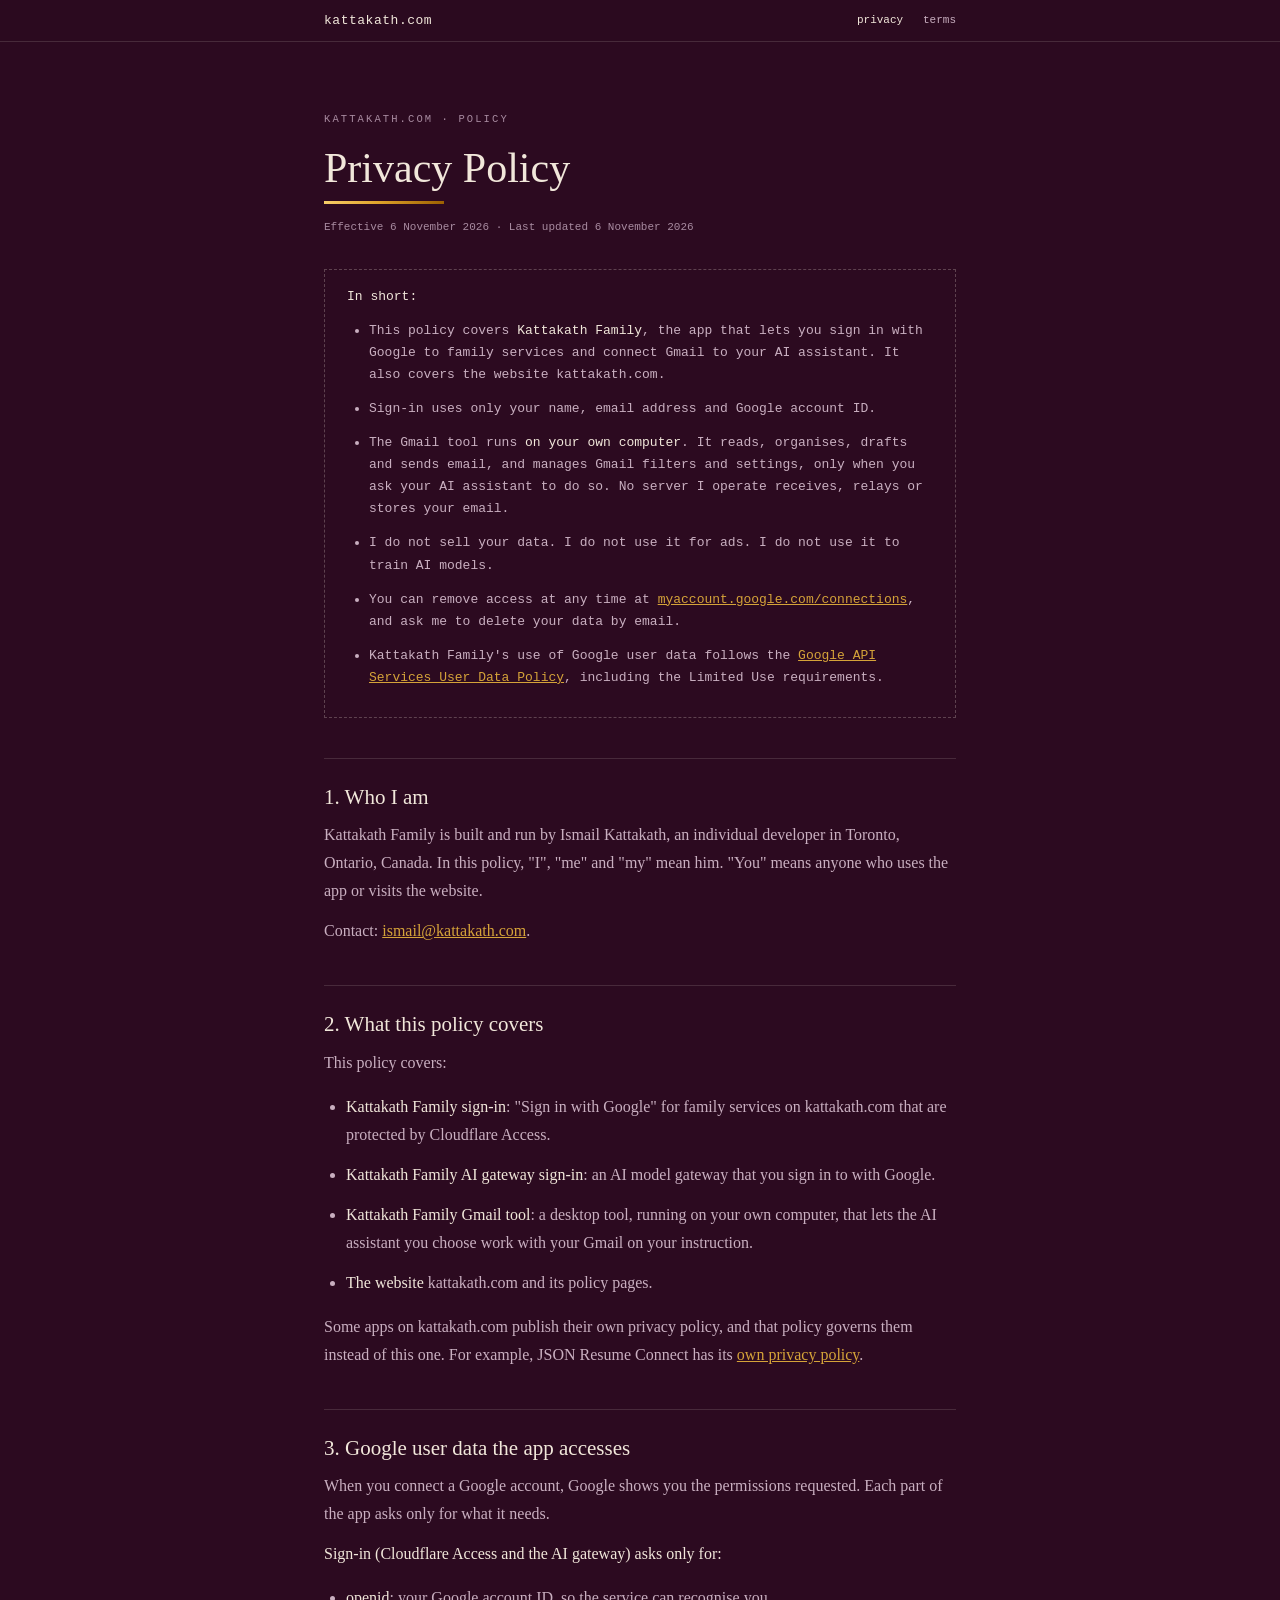
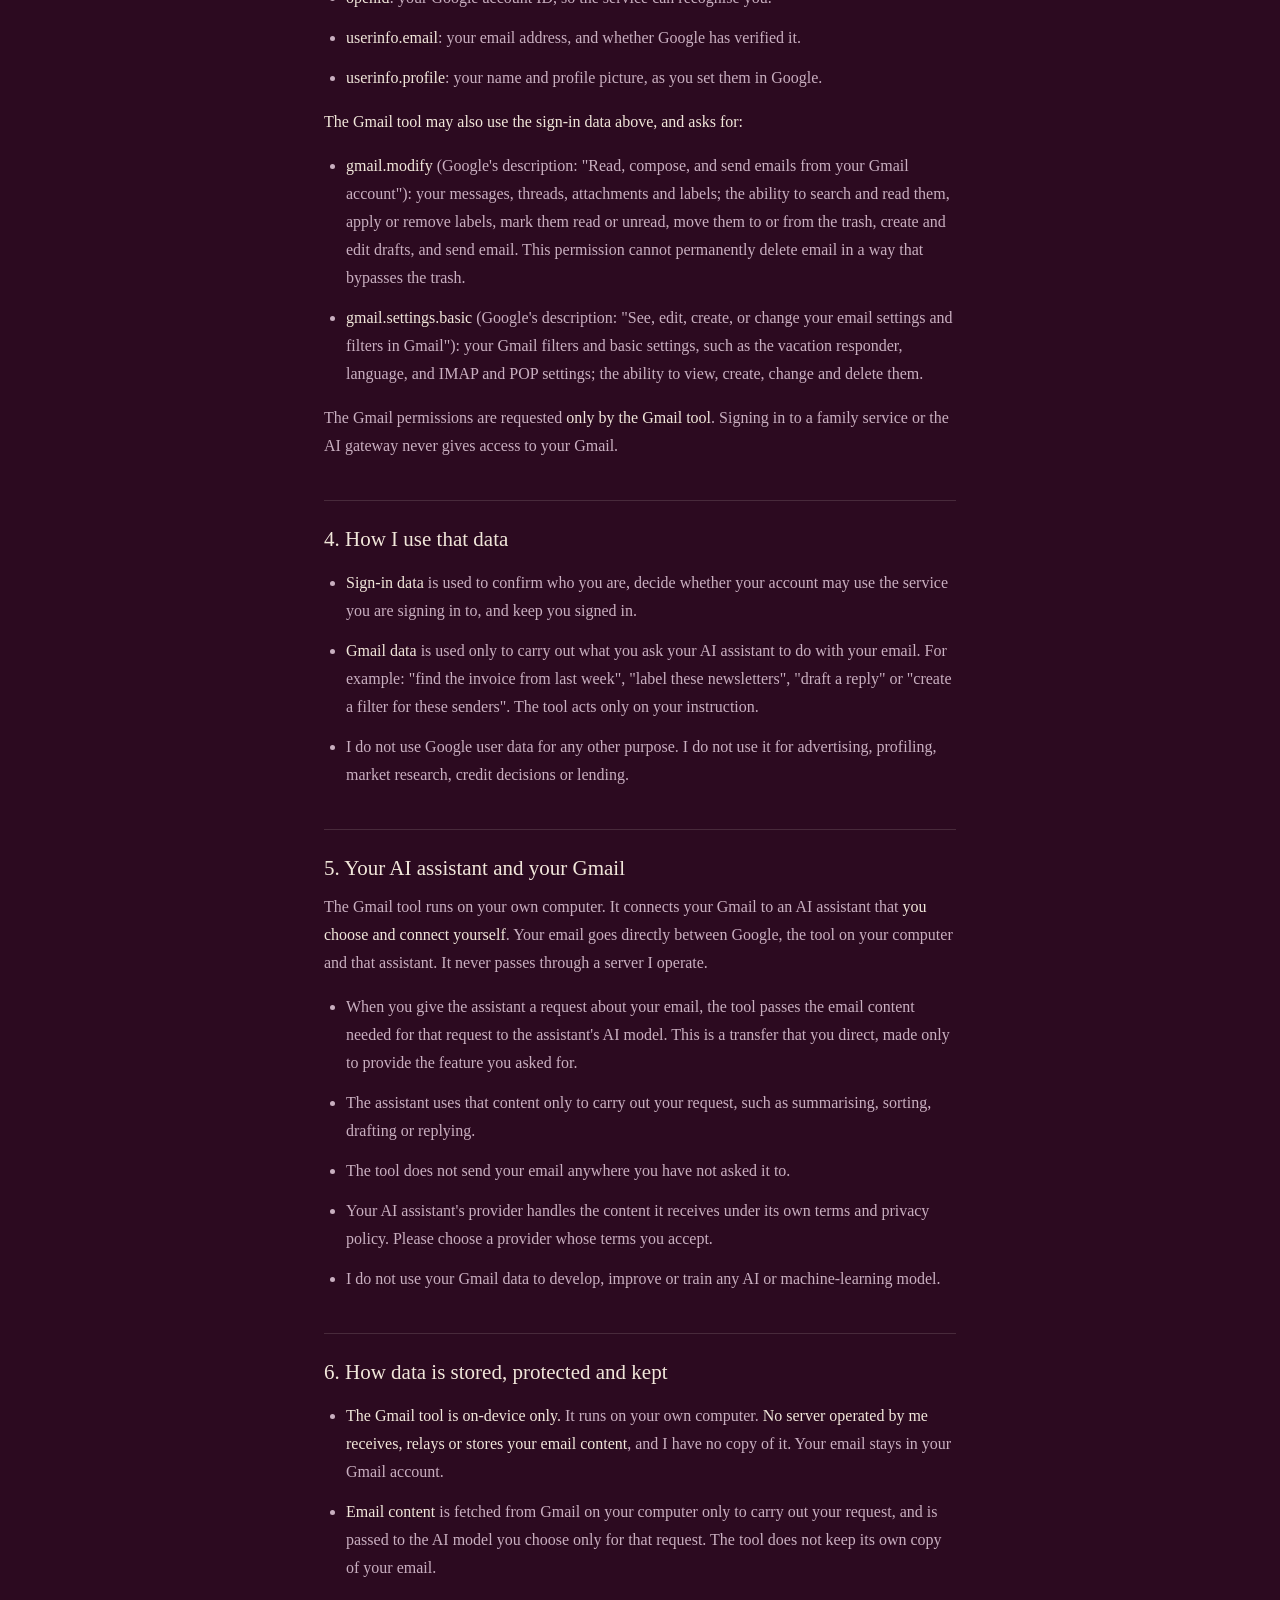
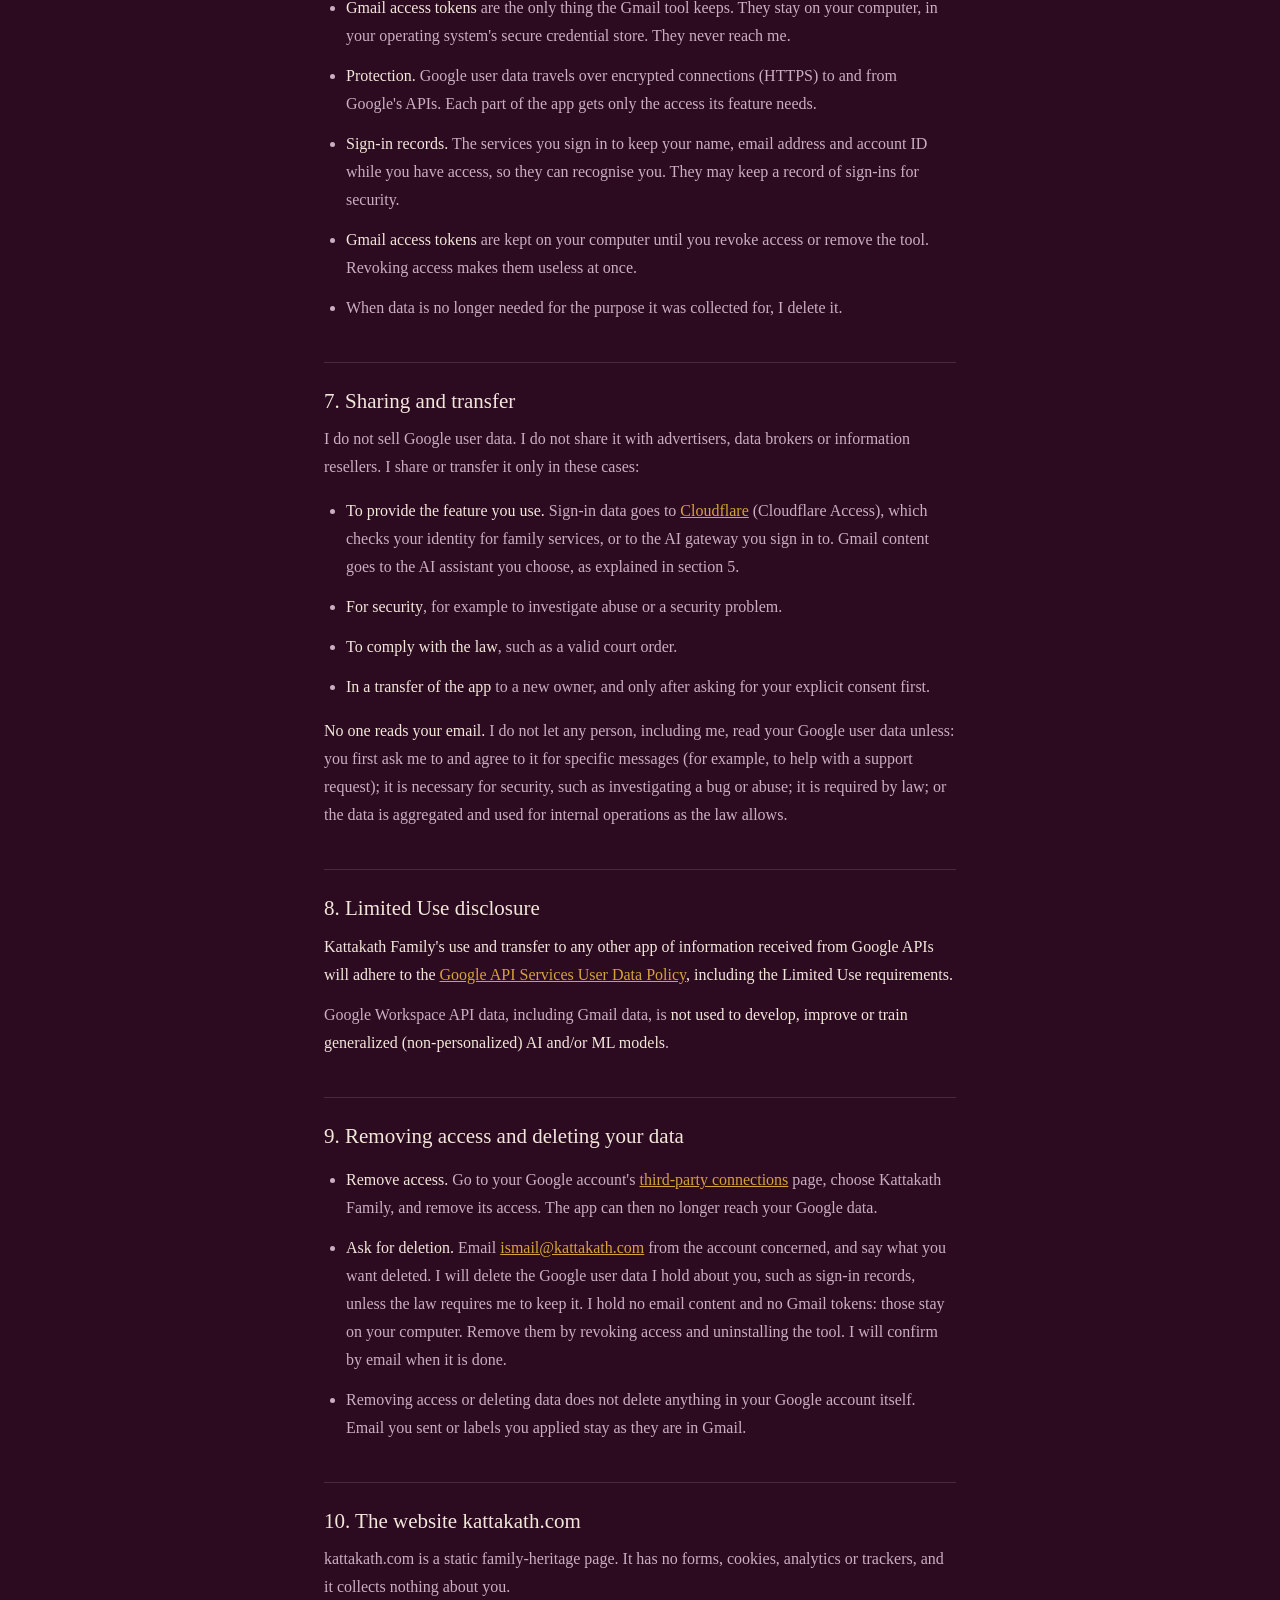
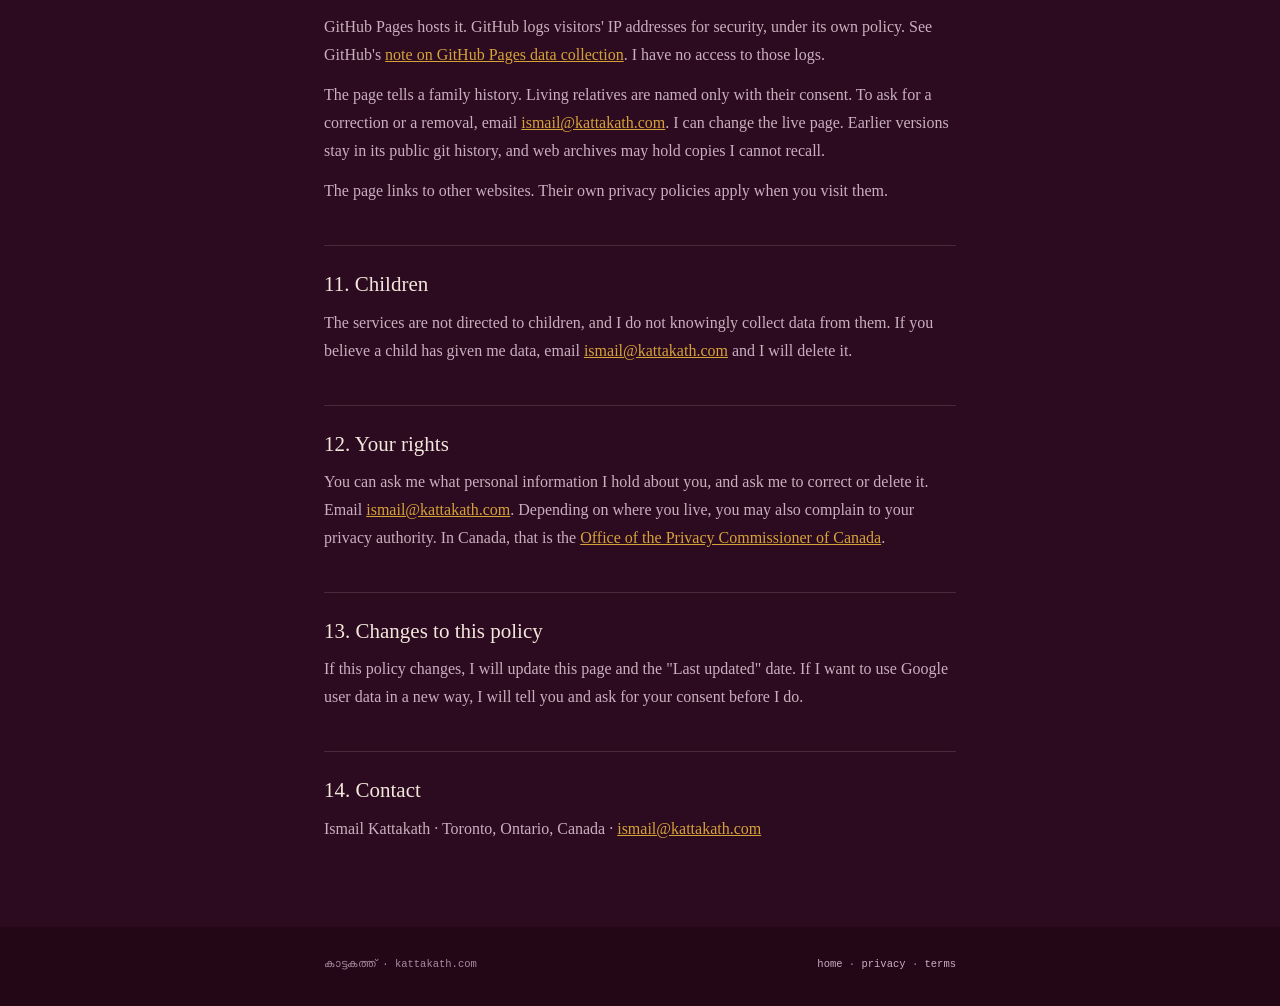
<file: privacy-policy/index.html>
<!DOCTYPE html><html lang="en"><head><meta charset="utf-8"><meta name="viewport" content="width=device-width, initial-scale=1"><title>Privacy Policy · Kattakath</title><meta name="description" content="Privacy Policy for Kattakath Family: what Google user data its sign-in and Gmail tools access, how that data is used, stored, shared and deleted, and how kattakath.com handles visitors."><link rel="canonical" href="https://kattakath.com/privacy-policy/"><link rel="icon" type="image/png" href="/favicon-96x96.png" sizes="96x96"><link rel="icon" type="image/svg+xml" href="/favicon.svg"><link rel="shortcut icon" href="/favicon.ico"><link rel="stylesheet" href="/assets/legal.css"></head><body>
<nav class="nav"><div class="wrap"><a class="home" href="/">kattakath.com</a><span><a href="/privacy-policy/" aria-current="page">privacy</a> &nbsp; <a href="/terms-of-service/">terms</a></span></div></nav>
<main class="wrap"><div class="eyebrow">kattakath.com · policy</div><h1>Privacy Policy</h1><div class="rule"></div><p class="meta">Effective 6 November 2026 · Last updated 6 November 2026</p>

<div class="summary">
<p><strong>In short:</strong></p>
<ul>
<li>This policy covers <strong>Kattakath Family</strong>, the app that lets you sign in with Google to family services and connect Gmail to your AI assistant. It also covers the website kattakath.com.</li>
<li>Sign-in uses only your name, email address and Google account ID.</li>
<li>The Gmail tool runs <strong>on your own computer</strong>. It reads, organises, drafts and sends email, and manages Gmail filters and settings, only when you ask your AI assistant to do so. No server I operate receives, relays or stores your email.</li>
<li>I do not sell your data. I do not use it for ads. I do not use it to train AI models.</li>
<li>You can remove access at any time at <a href="https://myaccount.google.com/connections">myaccount.google.com/connections</a>, and ask me to delete your data by email.</li>
<li>Kattakath Family's use of Google user data follows the <a href="https://developers.google.com/terms/api-services-user-data-policy">Google API Services User Data Policy</a>, including the Limited Use requirements.</li>
</ul>
</div>

<h2>1. Who I am</h2>
<p>Kattakath Family is built and run by Ismail Kattakath, an individual developer in Toronto, Ontario, Canada. In this policy, "I", "me" and "my" mean him. "You" means anyone who uses the app or visits the website.</p>
<p>Contact: <a href="mailto:ismail@kattakath.com">ismail@kattakath.com</a>.</p>

<h2>2. What this policy covers</h2>
<p>This policy covers:</p>
<ul>
<li><strong>Kattakath Family sign-in</strong>: "Sign in with Google" for family services on kattakath.com that are protected by Cloudflare Access.</li>
<li><strong>Kattakath Family AI gateway sign-in</strong>: an AI model gateway that you sign in to with Google.</li>
<li><strong>Kattakath Family Gmail tool</strong>: a desktop tool, running on your own computer, that lets the AI assistant you choose work with your Gmail on your instruction.</li>
<li><strong>The website</strong> kattakath.com and its policy pages.</li>
</ul>
<p>Some apps on kattakath.com publish their own privacy policy, and that policy governs them instead of this one. For example, JSON Resume Connect has its <a href="https://jsonresume-connect.kattakath.com/privacy/">own privacy policy</a>.</p>

<h2>3. Google user data the app accesses</h2>
<p>When you connect a Google account, Google shows you the permissions requested. Each part of the app asks only for what it needs.</p>
<p><strong>Sign-in (Cloudflare Access and the AI gateway) asks only for:</strong></p>
<ul>
<li><strong>openid</strong>: your Google account ID, so the service can recognise you.</li>
<li><strong>userinfo.email</strong>: your email address, and whether Google has verified it.</li>
<li><strong>userinfo.profile</strong>: your name and profile picture, as you set them in Google.</li>
</ul>
<p><strong>The Gmail tool may also use the sign-in data above, and asks for:</strong></p>
<ul>
<li><strong>gmail.modify</strong> (Google's description: "Read, compose, and send emails from your Gmail account"): your messages, threads, attachments and labels; the ability to search and read them, apply or remove labels, mark them read or unread, move them to or from the trash, create and edit drafts, and send email. This permission cannot permanently delete email in a way that bypasses the trash.</li>
<li><strong>gmail.settings.basic</strong> (Google's description: "See, edit, create, or change your email settings and filters in Gmail"): your Gmail filters and basic settings, such as the vacation responder, language, and IMAP and POP settings; the ability to view, create, change and delete them.</li>
</ul>
<p>The Gmail permissions are requested <strong>only by the Gmail tool</strong>. Signing in to a family service or the AI gateway never gives access to your Gmail.</p>

<h2>4. How I use that data</h2>
<ul>
<li><strong>Sign-in data</strong> is used to confirm who you are, decide whether your account may use the service you are signing in to, and keep you signed in.</li>
<li><strong>Gmail data</strong> is used only to carry out what you ask your AI assistant to do with your email. For example: "find the invoice from last week", "label these newsletters", "draft a reply" or "create a filter for these senders". The tool acts only on your instruction.</li>
<li>I do not use Google user data for any other purpose. I do not use it for advertising, profiling, market research, credit decisions or lending.</li>
</ul>

<h2>5. Your AI assistant and your Gmail</h2>
<p>The Gmail tool runs on your own computer. It connects your Gmail to an AI assistant that <strong>you choose and connect yourself</strong>. Your email goes directly between Google, the tool on your computer and that assistant. It never passes through a server I operate.</p>
<ul>
<li>When you give the assistant a request about your email, the tool passes the email content needed for that request to the assistant's AI model. This is a transfer that you direct, made only to provide the feature you asked for.</li>
<li>The assistant uses that content only to carry out your request, such as summarising, sorting, drafting or replying.</li>
<li>The tool does not send your email anywhere you have not asked it to.</li>
<li>Your AI assistant's provider handles the content it receives under its own terms and privacy policy. Please choose a provider whose terms you accept.</li>
<li>I do not use your Gmail data to develop, improve or train any AI or machine-learning model.</li>
</ul>

<h2>6. How data is stored, protected and kept</h2>
<ul>
<li><strong>The Gmail tool is on-device only.</strong> It runs on your own computer. <strong>No server operated by me receives, relays or stores your email content</strong>, and I have no copy of it. Your email stays in your Gmail account.</li>
<li><strong>Email content</strong> is fetched from Gmail on your computer only to carry out your request, and is passed to the AI model you choose only for that request. The tool does not keep its own copy of your email.</li>
<li><strong>Gmail access tokens</strong> are the only thing the Gmail tool keeps. They stay on your computer, in your operating system's secure credential store. They never reach me.</li>
<li><strong>Protection.</strong> Google user data travels over encrypted connections (HTTPS) to and from Google's APIs. Each part of the app gets only the access its feature needs.</li>
<li><strong>Sign-in records.</strong> The services you sign in to keep your name, email address and account ID while you have access, so they can recognise you. They may keep a record of sign-ins for security.</li>
<li><strong>Gmail access tokens</strong> are kept on your computer until you revoke access or remove the tool. Revoking access makes them useless at once.</li>
<li>When data is no longer needed for the purpose it was collected for, I delete it.</li>
</ul>

<h2>7. Sharing and transfer</h2>
<p>I do not sell Google user data. I do not share it with advertisers, data brokers or information resellers. I share or transfer it only in these cases:</p>
<ul>
<li><strong>To provide the feature you use.</strong> Sign-in data goes to <a href="https://www.cloudflare.com/privacypolicy/">Cloudflare</a> (Cloudflare Access), which checks your identity for family services, or to the AI gateway you sign in to. Gmail content goes to the AI assistant you choose, as explained in section 5.</li>
<li><strong>For security</strong>, for example to investigate abuse or a security problem.</li>
<li><strong>To comply with the law</strong>, such as a valid court order.</li>
<li><strong>In a transfer of the app</strong> to a new owner, and only after asking for your explicit consent first.</li>
</ul>
<p><strong>No one reads your email.</strong> I do not let any person, including me, read your Google user data unless: you first ask me to and agree to it for specific messages (for example, to help with a support request); it is necessary for security, such as investigating a bug or abuse; it is required by law; or the data is aggregated and used for internal operations as the law allows.</p>

<h2>8. Limited Use disclosure</h2>
<p><strong>Kattakath Family's use and transfer to any other app of information received from Google APIs will adhere to the <a href="https://developers.google.com/terms/api-services-user-data-policy">Google API Services User Data Policy</a>, including the Limited Use requirements.</strong></p>
<p>Google Workspace API data, including Gmail data, is <strong>not used to develop, improve or train generalized (non-personalized) AI and/or ML models</strong>.</p>

<h2>9. Removing access and deleting your data</h2>
<ul>
<li><strong>Remove access.</strong> Go to your Google account's <a href="https://myaccount.google.com/connections">third-party connections</a> page, choose Kattakath Family, and remove its access. The app can then no longer reach your Google data.</li>
<li><strong>Ask for deletion.</strong> Email <a href="mailto:ismail@kattakath.com">ismail@kattakath.com</a> from the account concerned, and say what you want deleted. I will delete the Google user data I hold about you, such as sign-in records, unless the law requires me to keep it. I hold no email content and no Gmail tokens: those stay on your computer. Remove them by revoking access and uninstalling the tool. I will confirm by email when it is done.</li>
<li>Removing access or deleting data does not delete anything in your Google account itself. Email you sent or labels you applied stay as they are in Gmail.</li>
</ul>

<h2>10. The website kattakath.com</h2>
<p>kattakath.com is a static family-heritage page. It has no forms, cookies, analytics or trackers, and it collects nothing about you.</p>
<p>GitHub Pages hosts it. GitHub logs visitors' IP addresses for security, under its own policy. See GitHub's <a href="https://docs.github.com/en/pages/getting-started-with-github-pages/about-github-pages#data-collection">note on GitHub Pages data collection</a>. I have no access to those logs.</p>
<p>The page tells a family history. Living relatives are named only with their consent. To ask for a correction or a removal, email <a href="mailto:ismail@kattakath.com">ismail@kattakath.com</a>. I can change the live page. Earlier versions stay in its public git history, and web archives may hold copies I cannot recall.</p>
<p>The page links to other websites. Their own privacy policies apply when you visit them.</p>

<h2>11. Children</h2>
<p>The services are not directed to children, and I do not knowingly collect data from them. If you believe a child has given me data, email <a href="mailto:ismail@kattakath.com">ismail@kattakath.com</a> and I will delete it.</p>

<h2>12. Your rights</h2>
<p>You can ask me what personal information I hold about you, and ask me to correct or delete it. Email <a href="mailto:ismail@kattakath.com">ismail@kattakath.com</a>. Depending on where you live, you may also complain to your privacy authority. In Canada, that is the <a href="https://www.priv.gc.ca/en/">Office of the Privacy Commissioner of Canada</a>.</p>

<h2>13. Changes to this policy</h2>
<p>If this policy changes, I will update this page and the "Last updated" date. If I want to use Google user data in a new way, I will tell you and ask for your consent before I do.</p>

<h2>14. Contact</h2>
<p>Ismail Kattakath · Toronto, Ontario, Canada · <a href="mailto:ismail@kattakath.com">ismail@kattakath.com</a></p>
</main>
<footer><div class="wrap"><span>കാട്ടകത്ത് · kattakath.com</span><span><a href="/">home</a> · <a href="/privacy-policy/">privacy</a> · <a href="/terms-of-service/">terms</a></span></div></footer></body></html>
</file>
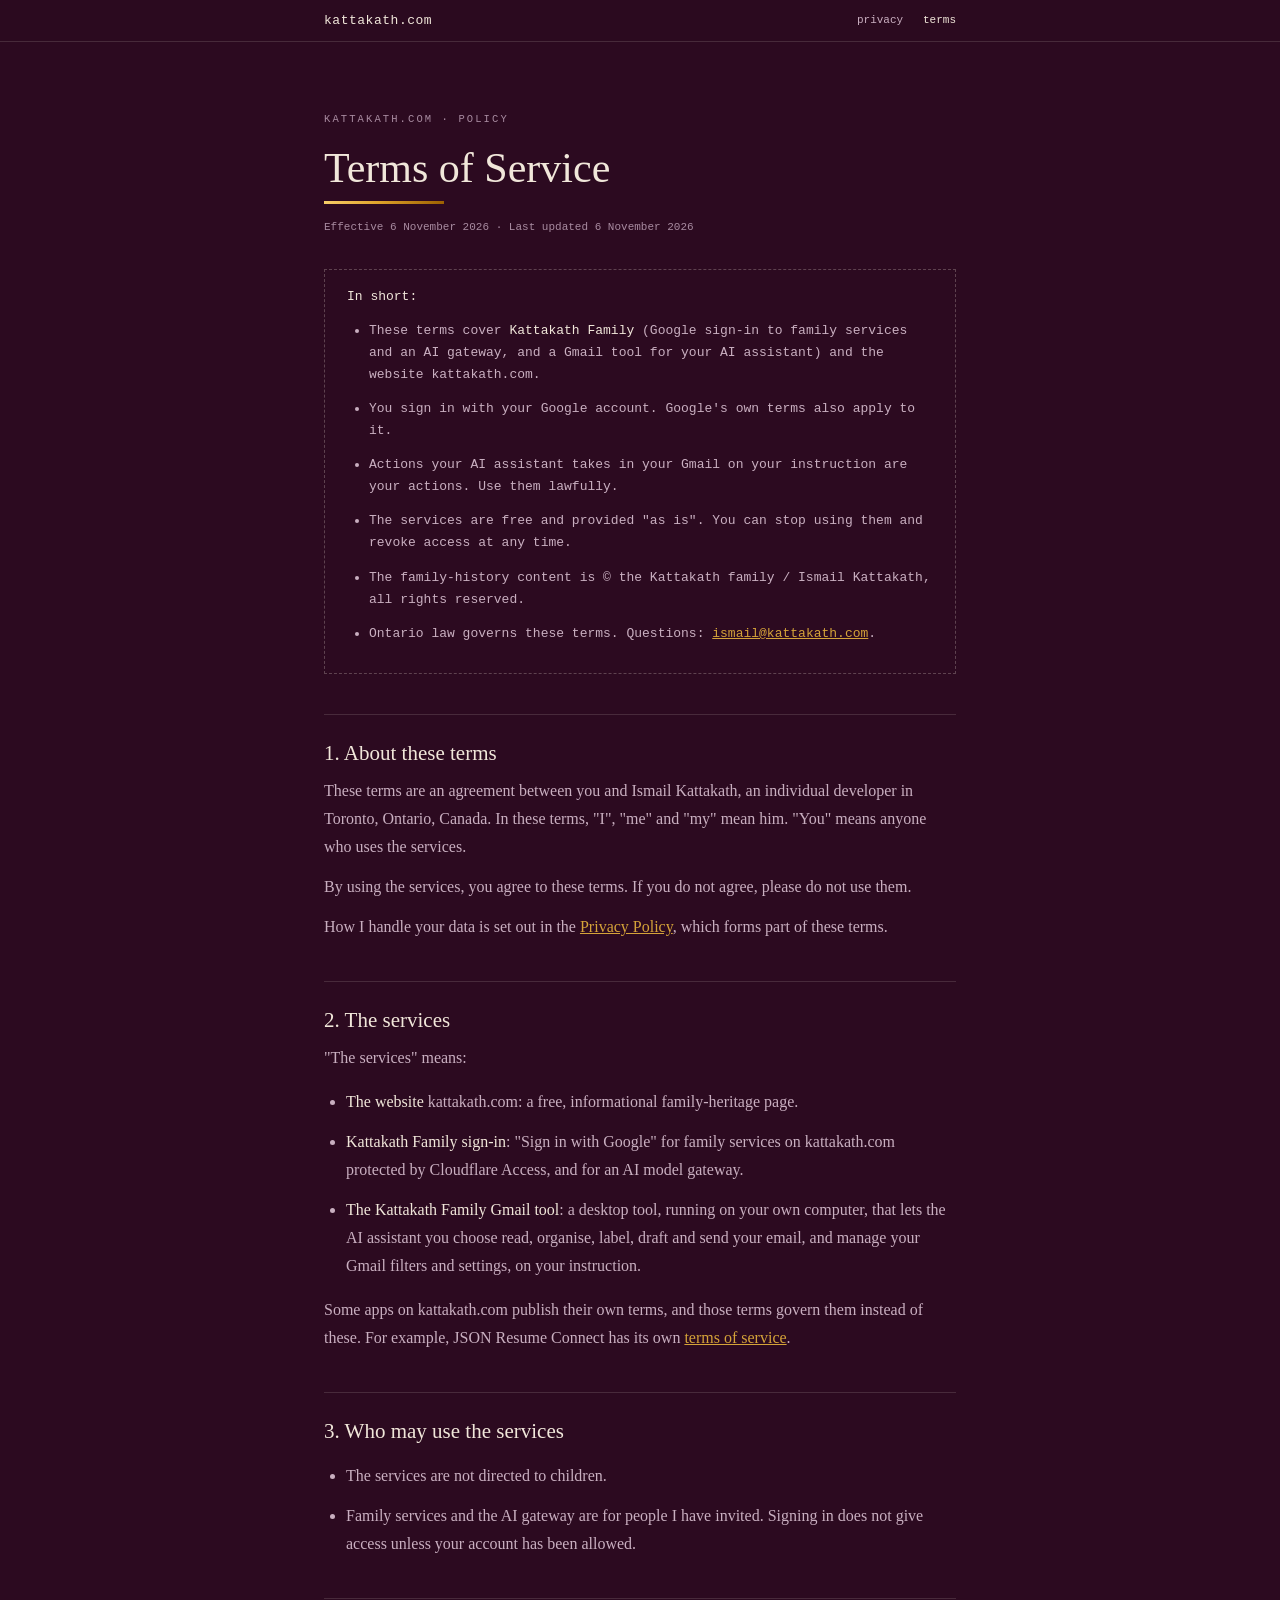
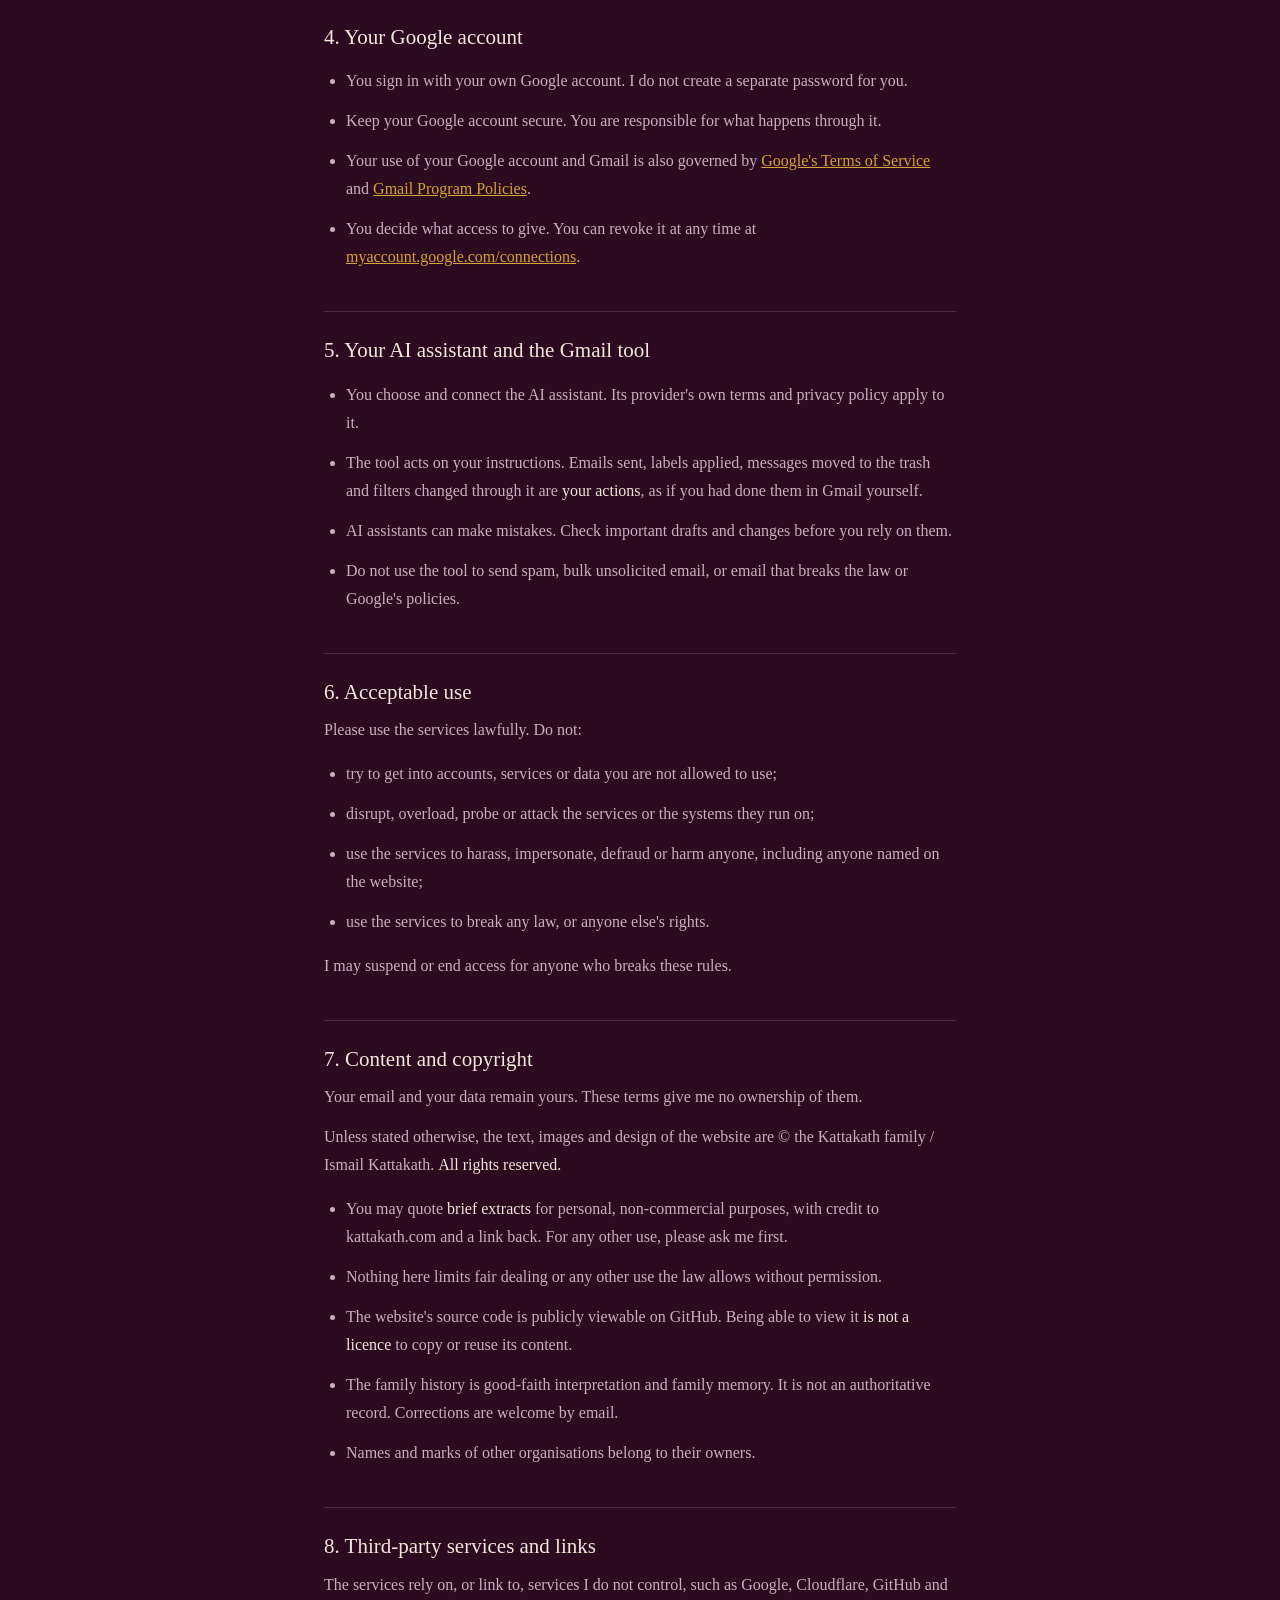
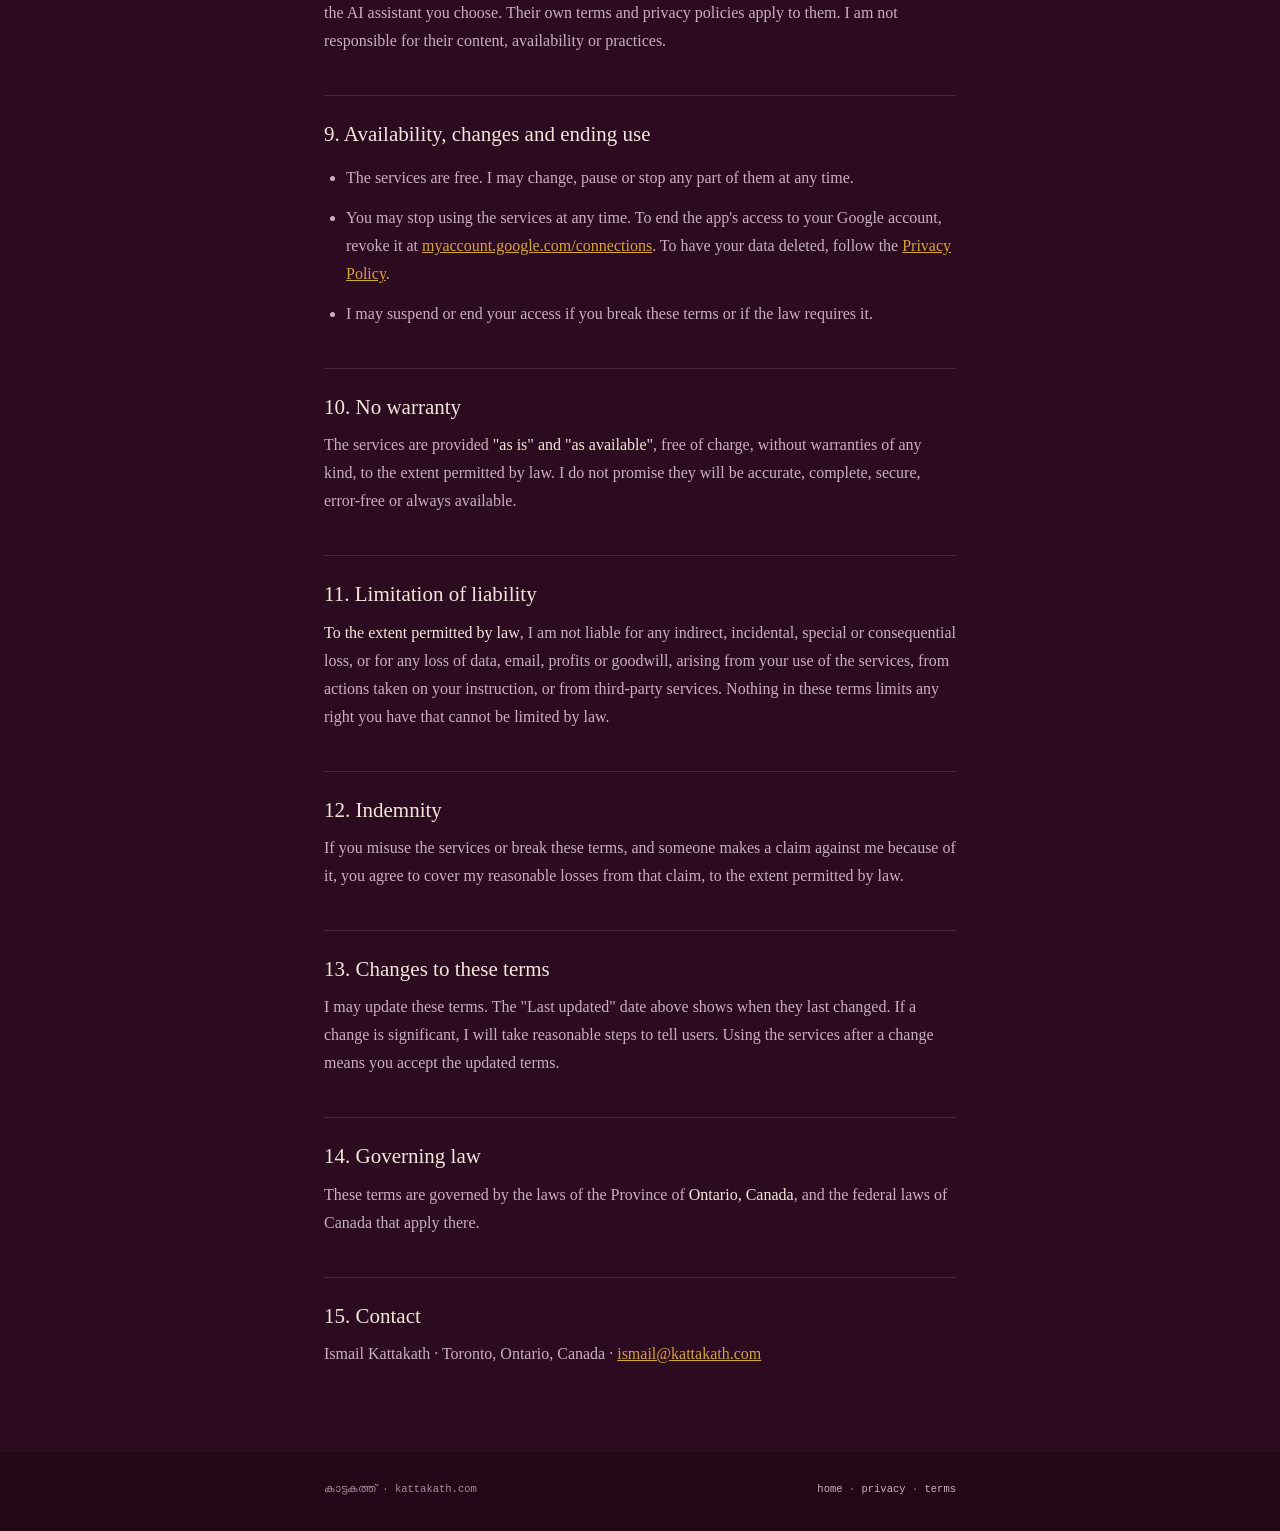
<file: terms-of-service/index.html>
<!DOCTYPE html>
<html lang="en">
<head>
<meta charset="utf-8">
<meta name="viewport" content="width=device-width, initial-scale=1">
<title>Terms of Service · Kattakath</title>
<meta name="description" content="Terms of Service for Kattakath Family and kattakath.com: Google sign-in, the Gmail tool for your AI assistant, acceptable use, content, liability and governing law.">
<link rel="canonical" href="https://kattakath.com/terms-of-service/">
<link rel="icon" type="image/png" href="/favicon-96x96.png" sizes="96x96">
<link rel="icon" type="image/svg+xml" href="/favicon.svg">
<link rel="shortcut icon" href="/favicon.ico">
<link rel="stylesheet" href="/assets/legal.css">
</head>
<body>
<nav class="nav"><div class="wrap"><a class="home" href="/">kattakath.com</a><span><a href="/privacy-policy/">privacy</a> &nbsp; <a href="/terms-of-service/" aria-current="page">terms</a></span></div></nav>
<main class="wrap">
<div class="eyebrow">kattakath.com · policy</div>
<h1>Terms of Service</h1>
<div class="rule"></div>
<p class="meta">Effective 6 November 2026 · Last updated 6 November 2026</p>

<div class="summary">
<p><strong>In short:</strong></p>
<ul>
<li>These terms cover <strong>Kattakath Family</strong> (Google sign-in to family services and an AI gateway, and a Gmail tool for your AI assistant) and the website kattakath.com.</li>
<li>You sign in with your Google account. Google's own terms also apply to it.</li>
<li>Actions your AI assistant takes in your Gmail on your instruction are your actions. Use them lawfully.</li>
<li>The services are free and provided "as is". You can stop using them and revoke access at any time.</li>
<li>The family-history content is © the Kattakath family / Ismail Kattakath, all rights reserved.</li>
<li>Ontario law governs these terms. Questions: <a href="mailto:ismail@kattakath.com">ismail@kattakath.com</a>.</li>
</ul>
</div>

<h2>1. About these terms</h2>
<p>These terms are an agreement between you and Ismail Kattakath, an individual developer in Toronto, Ontario, Canada. In these terms, "I", "me" and "my" mean him. "You" means anyone who uses the services.</p>
<p>By using the services, you agree to these terms. If you do not agree, please do not use them.</p>
<p>How I handle your data is set out in the <a href="/privacy-policy/">Privacy Policy</a>, which forms part of these terms.</p>

<h2>2. The services</h2>
<p>"The services" means:</p>
<ul>
<li><strong>The website</strong> kattakath.com: a free, informational family-heritage page.</li>
<li><strong>Kattakath Family sign-in</strong>: "Sign in with Google" for family services on kattakath.com protected by Cloudflare Access, and for an AI model gateway.</li>
<li><strong>The Kattakath Family Gmail tool</strong>: a desktop tool, running on your own computer, that lets the AI assistant you choose read, organise, label, draft and send your email, and manage your Gmail filters and settings, on your instruction.</li>
</ul>
<p>Some apps on kattakath.com publish their own terms, and those terms govern them instead of these. For example, JSON Resume Connect has its own <a href="https://jsonresume-connect.kattakath.com/terms/">terms of service</a>.</p>

<h2>3. Who may use the services</h2>
<ul>
<li>The services are not directed to children.</li>
<li>Family services and the AI gateway are for people I have invited. Signing in does not give access unless your account has been allowed.</li>
</ul>

<h2>4. Your Google account</h2>
<ul>
<li>You sign in with your own Google account. I do not create a separate password for you.</li>
<li>Keep your Google account secure. You are responsible for what happens through it.</li>
<li>Your use of your Google account and Gmail is also governed by <a href="https://policies.google.com/terms">Google's Terms of Service</a> and <a href="https://www.google.com/gmail/about/policy/">Gmail Program Policies</a>.</li>
<li>You decide what access to give. You can revoke it at any time at <a href="https://myaccount.google.com/connections">myaccount.google.com/connections</a>.</li>
</ul>

<h2>5. Your AI assistant and the Gmail tool</h2>
<ul>
<li>You choose and connect the AI assistant. Its provider's own terms and privacy policy apply to it.</li>
<li>The tool acts on your instructions. Emails sent, labels applied, messages moved to the trash and filters changed through it are <strong>your actions</strong>, as if you had done them in Gmail yourself.</li>
<li>AI assistants can make mistakes. Check important drafts and changes before you rely on them.</li>
<li>Do not use the tool to send spam, bulk unsolicited email, or email that breaks the law or Google's policies.</li>
</ul>

<h2>6. Acceptable use</h2>
<p>Please use the services lawfully. Do not:</p>
<ul>
<li>try to get into accounts, services or data you are not allowed to use;</li>
<li>disrupt, overload, probe or attack the services or the systems they run on;</li>
<li>use the services to harass, impersonate, defraud or harm anyone, including anyone named on the website;</li>
<li>use the services to break any law, or anyone else's rights.</li>
</ul>
<p>I may suspend or end access for anyone who breaks these rules.</p>

<h2>7. Content and copyright</h2>
<p>Your email and your data remain yours. These terms give me no ownership of them.</p>
<p>Unless stated otherwise, the text, images and design of the website are © the Kattakath family / Ismail Kattakath. <strong>All rights reserved.</strong></p>
<ul>
<li>You may quote <strong>brief extracts</strong> for personal, non-commercial purposes, with credit to kattakath.com and a link back. For any other use, please ask me first.</li>
<li>Nothing here limits fair dealing or any other use the law allows without permission.</li>
<li>The website's source code is publicly viewable on GitHub. Being able to view it <strong>is not a licence</strong> to copy or reuse its content.</li>
<li>The family history is good-faith interpretation and family memory. It is not an authoritative record. Corrections are welcome by email.</li>
<li>Names and marks of other organisations belong to their owners.</li>
</ul>

<h2>8. Third-party services and links</h2>
<p>The services rely on, or link to, services I do not control, such as Google, Cloudflare, GitHub and the AI assistant you choose. Their own terms and privacy policies apply to them. I am not responsible for their content, availability or practices.</p>

<h2>9. Availability, changes and ending use</h2>
<ul>
<li>The services are free. I may change, pause or stop any part of them at any time.</li>
<li>You may stop using the services at any time. To end the app's access to your Google account, revoke it at <a href="https://myaccount.google.com/connections">myaccount.google.com/connections</a>. To have your data deleted, follow the <a href="/privacy-policy/">Privacy Policy</a>.</li>
<li>I may suspend or end your access if you break these terms or if the law requires it.</li>
</ul>

<h2>10. No warranty</h2>
<p>The services are provided <strong>"as is" and "as available"</strong>, free of charge, without warranties of any kind, to the extent permitted by law. I do not promise they will be accurate, complete, secure, error-free or always available.</p>

<h2>11. Limitation of liability</h2>
<p><strong>To the extent permitted by law</strong>, I am not liable for any indirect, incidental, special or consequential loss, or for any loss of data, email, profits or goodwill, arising from your use of the services, from actions taken on your instruction, or from third-party services. Nothing in these terms limits any right you have that cannot be limited by law.</p>

<h2>12. Indemnity</h2>
<p>If you misuse the services or break these terms, and someone makes a claim against me because of it, you agree to cover my reasonable losses from that claim, to the extent permitted by law.</p>

<h2>13. Changes to these terms</h2>
<p>I may update these terms. The "Last updated" date above shows when they last changed. If a change is significant, I will take reasonable steps to tell users. Using the services after a change means you accept the updated terms.</p>

<h2>14. Governing law</h2>
<p>These terms are governed by the laws of the Province of <strong>Ontario, Canada</strong>, and the federal laws of Canada that apply there.</p>

<h2>15. Contact</h2>
<p>Ismail Kattakath · Toronto, Ontario, Canada · <a href="mailto:ismail@kattakath.com">ismail@kattakath.com</a></p>
</main>
<footer><div class="wrap"><span>കാട്ടകത്ത് · kattakath.com</span><span><a href="/">home</a> · <a href="/privacy-policy/">privacy</a> · <a href="/terms-of-service/">terms</a></span></div></footer>
</body>
</html>
</file>
<file: assets/legal.css>
/* Shared style for the legal pages (/privacy-policy, /terms-of-service).
   Tokens copied from index.html :root — keep the two in step.
   No web fonts here: index.html inlines its own; these pages fall back to
   system serif/mono so they stay small. */
:root{--ground:#2c0a20;--band:#360e28;--footer:#240717;--ivory:#f1e7da;--body:#c9afc0;--muted:#a88ba0;--hairline:hsla(34,45%,90%,.14);--gold:#d5a339;--gold-bright:#e9bc55;--grad-gold:linear-gradient(135deg,#f7cf6a,#dfa32b 45%,#9a5f00);--font-serif:"Spectral",Georgia,"Times New Roman",serif;--font-mono:"IBM Plex Mono",ui-monospace,Menlo,Consolas,monospace;--pad-x:clamp(16px,5vw,64px)}
*{box-sizing:border-box}
html,body{margin:0}
body{background:var(--ground);color:var(--body);font:400 16px/1.75 var(--font-serif);-webkit-font-smoothing:antialiased}
a{color:var(--gold)}a:hover{color:var(--gold-bright)}
.wrap{max-width:760px;margin:0 auto;padding-left:var(--pad-x);padding-right:var(--pad-x)}
.nav{border-bottom:1px solid var(--hairline);background:rgba(44,10,32,.9)}
.nav .wrap{display:flex;flex-wrap:wrap;gap:12px 24px;justify-content:space-between;align-items:center;padding-top:14px;padding-bottom:14px;font:400 11px/1 var(--font-mono)}
.nav a{color:var(--body);text-decoration:none}.nav a:hover,.nav a[aria-current=page]{color:var(--ivory)}
.nav .home{color:var(--ivory);font-size:13px;letter-spacing:.04em}
main{padding-top:clamp(36px,6vw,72px);padding-bottom:clamp(36px,6vw,72px)}
.eyebrow{font:400 10.5px/1 var(--font-mono);letter-spacing:.2em;color:var(--muted);text-transform:uppercase}
h1{font:500 clamp(30px,5vw,42px)/1.2 var(--font-serif);color:var(--ivory);margin:18px 0 8px}
.rule{height:3px;width:120px;background:var(--grad-gold);margin:0 0 14px}
.meta{font:400 11px/1.7 var(--font-mono);color:var(--muted);margin:0 0 32px}
h2{font:500 21px/1.35 var(--font-serif);color:var(--ivory);margin:40px 0 10px;padding-top:24px;border-top:1px solid var(--hairline)}
p,li{margin:0 0 12px}ul{padding-left:22px}
strong{color:var(--ivory);font-weight:500}
code{font:400 13px/1 var(--font-mono);color:var(--ivory)}
.summary{border:1px dashed hsla(34,45%,90%,.25);padding:16px 22px;font:400 13px/1.7 var(--font-mono);color:var(--body)}
.summary ul{margin:8px 0 0}
footer{background:var(--footer);font:400 10.5px/1.8 var(--font-mono);color:var(--muted)}
footer .wrap{padding-top:28px;padding-bottom:32px;display:flex;flex-wrap:wrap;gap:12px 22px;justify-content:space-between}
footer a{color:var(--body);text-decoration:none}footer a:hover{color:var(--ivory)}
</file>
